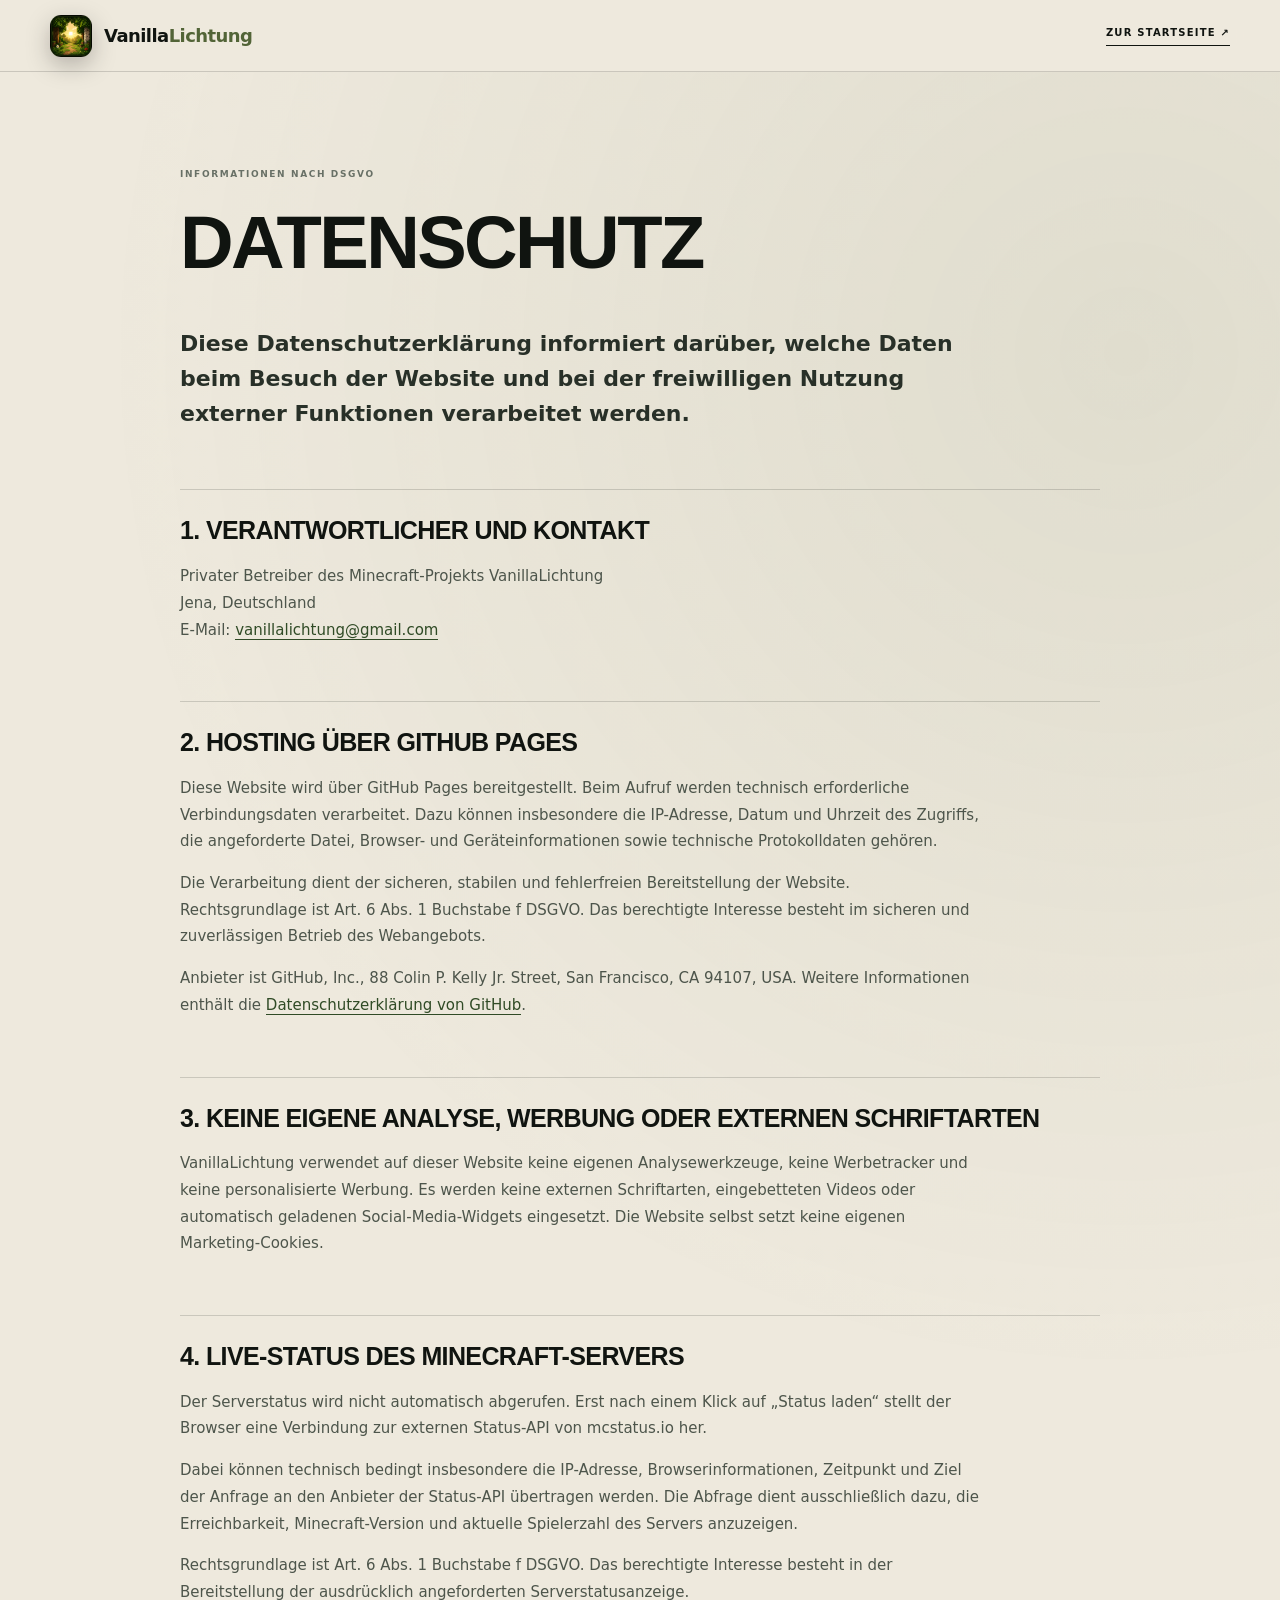
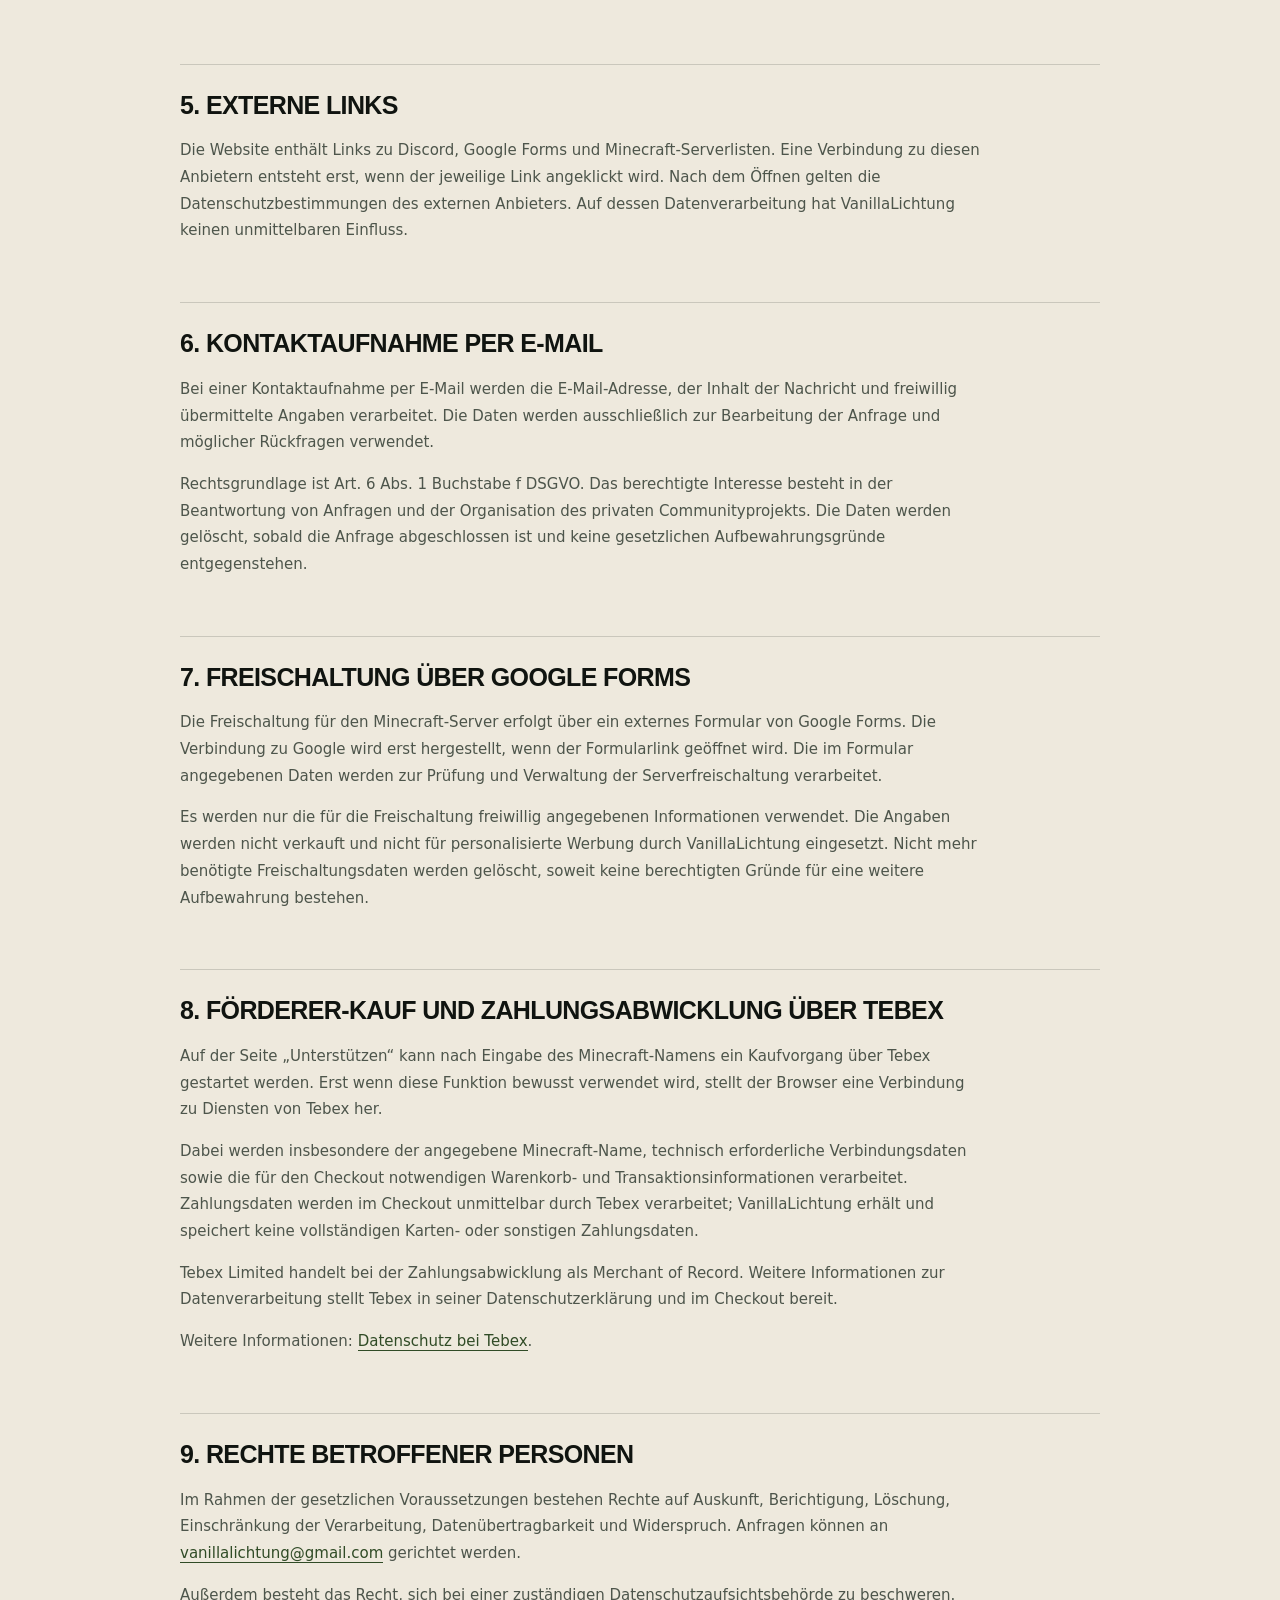
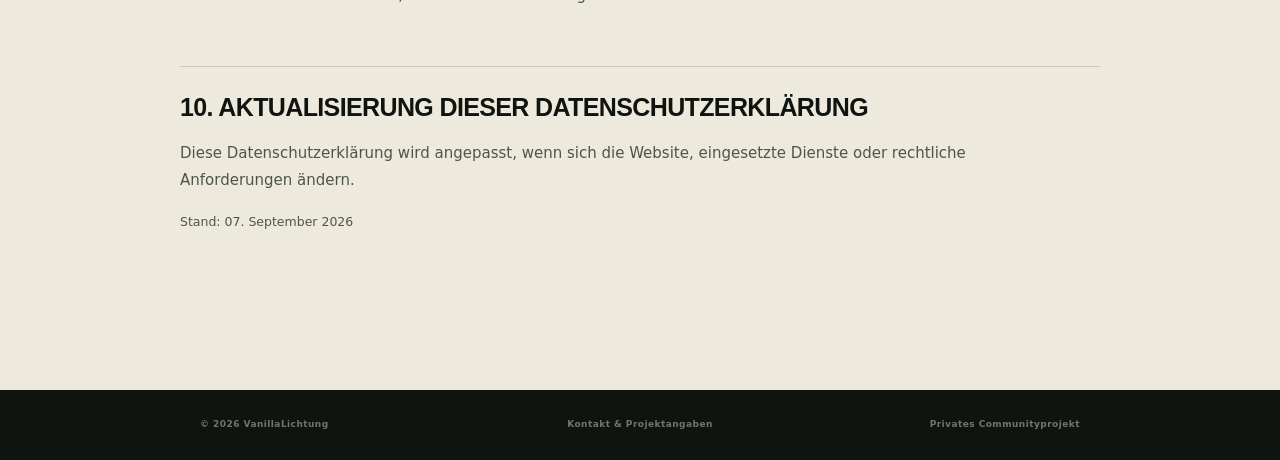
<file: datenschutz.html>
<!doctype html>
<html lang="de">
<head>
  <meta charset="utf-8">
  <meta name="viewport" content="width=device-width, initial-scale=1">
  <meta name="robots" content="noindex">
  <meta name="theme-color" content="#eee9dd">
  <meta name="description" content="Datenschutzerklärung der Website von VanillaLichtung.">
  <link rel="icon" href="assets/favicon-32.png" sizes="32x32" type="image/png">
  <link rel="icon" href="assets/favicon-16.png" sizes="16x16" type="image/png">
  <link rel="apple-touch-icon" href="assets/apple-touch-icon.png">
  <link rel="stylesheet" href="styles.css">
  <title>Datenschutz – VanillaLichtung</title>
</head>
<body class="legal-body">
  <header class="site-header legal-header">
    <div class="legal-nav">
      <a class="brand" href="index.html"><img src="assets/server-icon-64.png" width="42" height="42" alt=""><span class="brand-wordmark">Vanilla<span>Lichtung</span></span></a>
      <a class="legal-back" href="index.html">Zur Startseite ↗</a>
    </div>
  </header>

  <main class="legal-main">
    <article class="legal-card">
      <span class="legal-kicker">Informationen nach DSGVO</span>
      <h1>Datenschutz</h1>
      <p class="legal-lead">Diese Datenschutzerklärung informiert darüber, welche Daten beim Besuch der Website und bei der freiwilligen Nutzung externer Funktionen verarbeitet werden.</p>

      <h2>1. Verantwortlicher und Kontakt</h2>
      <p>Privater Betreiber des Minecraft-Projekts VanillaLichtung<br>Jena, Deutschland<br>E-Mail: <a href="mailto:vanillalichtung@gmail.com">vanillalichtung@gmail.com</a></p>

      <h2>2. Hosting über GitHub Pages</h2>
      <p>Diese Website wird über GitHub Pages bereitgestellt. Beim Aufruf werden technisch erforderliche Verbindungsdaten verarbeitet. Dazu können insbesondere die IP-Adresse, Datum und Uhrzeit des Zugriffs, die angeforderte Datei, Browser- und Geräteinformationen sowie technische Protokolldaten gehören.</p>
      <p>Die Verarbeitung dient der sicheren, stabilen und fehlerfreien Bereitstellung der Website. Rechtsgrundlage ist Art. 6 Abs. 1 Buchstabe f DSGVO. Das berechtigte Interesse besteht im sicheren und zuverlässigen Betrieb des Webangebots.</p>
      <p>Anbieter ist GitHub, Inc., 88 Colin P. Kelly Jr. Street, San Francisco, CA 94107, USA. Weitere Informationen enthält die <a href="https://docs.github.com/de/site-policy/privacy-policies/github-general-privacy-statement" target="_blank" rel="noopener noreferrer">Datenschutzerklärung von GitHub</a>.</p>

      <h2>3. Keine eigene Analyse, Werbung oder externen Schriftarten</h2>
      <p>VanillaLichtung verwendet auf dieser Website keine eigenen Analysewerkzeuge, keine Werbetracker und keine personalisierte Werbung. Es werden keine externen Schriftarten, eingebetteten Videos oder automatisch geladenen Social-Media-Widgets eingesetzt. Die Website selbst setzt keine eigenen Marketing-Cookies.</p>

      <h2>4. Live-Status des Minecraft-Servers</h2>
      <p>Der Serverstatus wird nicht automatisch abgerufen. Erst nach einem Klick auf „Status laden“ stellt der Browser eine Verbindung zur externen Status-API von mcstatus.io her.</p>
      <p>Dabei können technisch bedingt insbesondere die IP-Adresse, Browserinformationen, Zeitpunkt und Ziel der Anfrage an den Anbieter der Status-API übertragen werden. Die Abfrage dient ausschließlich dazu, die Erreichbarkeit, Minecraft-Version und aktuelle Spielerzahl des Servers anzuzeigen.</p>
      <p>Rechtsgrundlage ist Art. 6 Abs. 1 Buchstabe f DSGVO. Das berechtigte Interesse besteht in der Bereitstellung der ausdrücklich angeforderten Serverstatusanzeige.</p>

      <h2>5. Externe Links</h2>
      <p>Die Website enthält Links zu Discord, Google Forms und Minecraft-Serverlisten. Eine Verbindung zu diesen Anbietern entsteht erst, wenn der jeweilige Link angeklickt wird. Nach dem Öffnen gelten die Datenschutzbestimmungen des externen Anbieters. Auf dessen Datenverarbeitung hat VanillaLichtung keinen unmittelbaren Einfluss.</p>

      <h2>6. Kontaktaufnahme per E-Mail</h2>
      <p>Bei einer Kontaktaufnahme per E-Mail werden die E-Mail-Adresse, der Inhalt der Nachricht und freiwillig übermittelte Angaben verarbeitet. Die Daten werden ausschließlich zur Bearbeitung der Anfrage und möglicher Rückfragen verwendet.</p>
      <p>Rechtsgrundlage ist Art. 6 Abs. 1 Buchstabe f DSGVO. Das berechtigte Interesse besteht in der Beantwortung von Anfragen und der Organisation des privaten Communityprojekts. Die Daten werden gelöscht, sobald die Anfrage abgeschlossen ist und keine gesetzlichen Aufbewahrungsgründe entgegenstehen.</p>

      <h2>7. Freischaltung über Google Forms</h2>
      <p>Die Freischaltung für den Minecraft-Server erfolgt über ein externes Formular von Google Forms. Die Verbindung zu Google wird erst hergestellt, wenn der Formularlink geöffnet wird. Die im Formular angegebenen Daten werden zur Prüfung und Verwaltung der Serverfreischaltung verarbeitet.</p>
      <p>Es werden nur die für die Freischaltung freiwillig angegebenen Informationen verwendet. Die Angaben werden nicht verkauft und nicht für personalisierte Werbung durch VanillaLichtung eingesetzt. Nicht mehr benötigte Freischaltungsdaten werden gelöscht, soweit keine berechtigten Gründe für eine weitere Aufbewahrung bestehen.</p>

      <h2>8. Förderer-Kauf und Zahlungsabwicklung über Tebex</h2>
      <p>Auf der Seite „Unterstützen“ kann nach Eingabe des Minecraft-Namens ein Kaufvorgang über Tebex gestartet werden. Erst wenn diese Funktion bewusst verwendet wird, stellt der Browser eine Verbindung zu Diensten von Tebex her.</p>
      <p>Dabei werden insbesondere der angegebene Minecraft-Name, technisch erforderliche Verbindungsdaten sowie die für den Checkout notwendigen Warenkorb- und Transaktionsinformationen verarbeitet. Zahlungsdaten werden im Checkout unmittelbar durch Tebex verarbeitet; VanillaLichtung erhält und speichert keine vollständigen Karten- oder sonstigen Zahlungsdaten.</p>
      <p>Tebex Limited handelt bei der Zahlungsabwicklung als Merchant of Record. Weitere Informationen zur Datenverarbeitung stellt Tebex in seiner Datenschutzerklärung und im Checkout bereit.</p>
      <p>Weitere Informationen: <a href="https://checkout.tebex.io/privacy" target="_blank" rel="noopener noreferrer">Datenschutz bei Tebex</a>.</p>

      <h2>9. Rechte betroffener Personen</h2>
      <p>Im Rahmen der gesetzlichen Voraussetzungen bestehen Rechte auf Auskunft, Berichtigung, Löschung, Einschränkung der Verarbeitung, Datenübertragbarkeit und Widerspruch. Anfragen können an <a href="mailto:vanillalichtung@gmail.com">vanillalichtung@gmail.com</a> gerichtet werden.</p>
      <p>Außerdem besteht das Recht, sich bei einer zuständigen Datenschutzaufsichtsbehörde zu beschweren.</p>

      <h2>10. Aktualisierung dieser Datenschutzerklärung</h2>
      <p>Diese Datenschutzerklärung wird angepasst, wenn sich die Website, eingesetzte Dienste oder rechtliche Anforderungen ändern.</p>
      <p><small>Stand: 07. September 2026</small></p>
    </article>
  </main>

  <footer class="legal-footer">
    <div class="footer-bottom"><span>© 2026 VanillaLichtung</span><nav><a href="impressum.html">Kontakt &amp; Projektangaben</a></nav><span>Privates Communityprojekt</span></div>
  </footer>
</body>
</html>
</file>
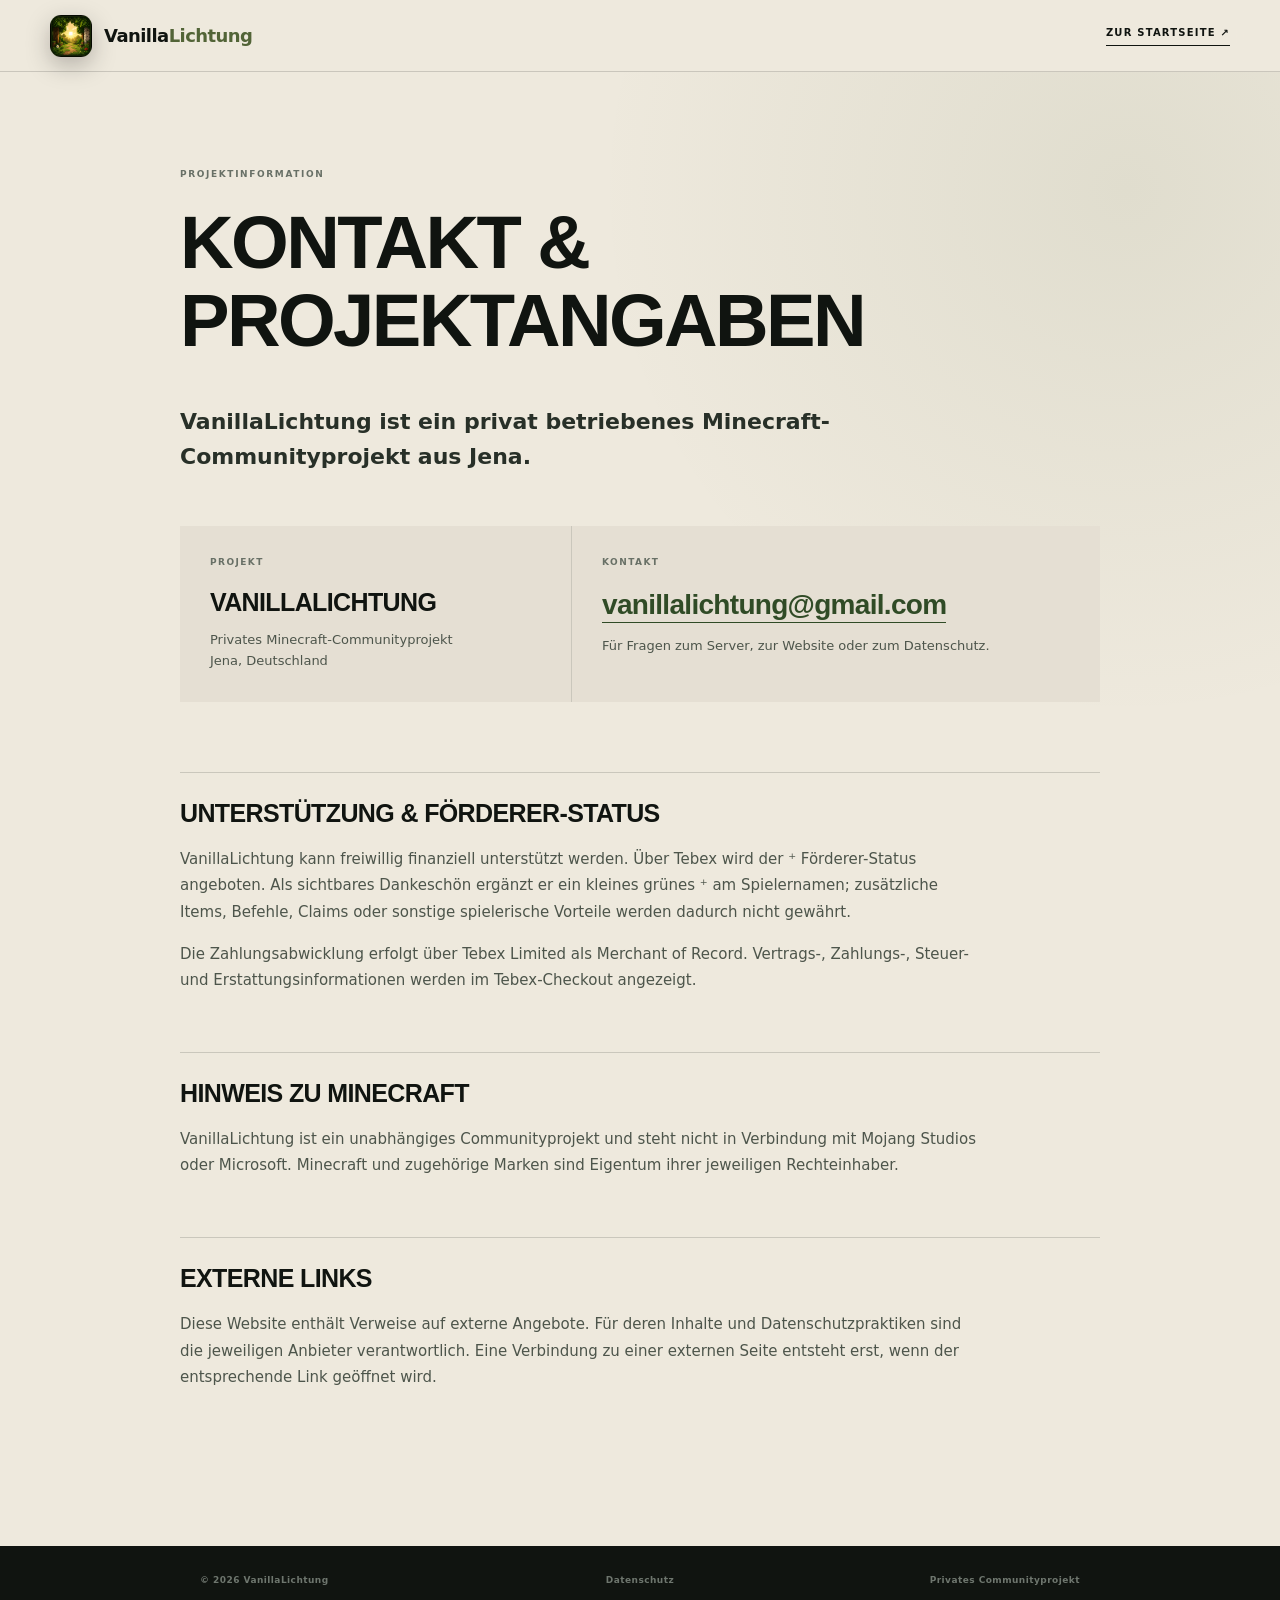
<file: impressum.html>
<!doctype html>
<html lang="de">
<head>
  <meta charset="utf-8">
  <meta name="viewport" content="width=device-width, initial-scale=1">
  <meta name="robots" content="noindex">
  <meta name="theme-color" content="#eee9dd">
  <meta name="description" content="Kontakt und Projektangaben zum privaten Minecraft-Projekt VanillaLichtung.">
  <link rel="icon" href="assets/favicon-32.png" sizes="32x32" type="image/png">
  <link rel="icon" href="assets/favicon-16.png" sizes="16x16" type="image/png">
  <link rel="apple-touch-icon" href="assets/apple-touch-icon.png">
  <link rel="stylesheet" href="styles.css">
  <title>Kontakt &amp; Projektangaben – VanillaLichtung</title>
</head>
<body class="legal-body">
  <header class="site-header legal-header">
    <div class="legal-nav">
      <a class="brand" href="index.html"><img src="assets/server-icon-64.png" width="42" height="42" alt=""><span class="brand-wordmark">Vanilla<span>Lichtung</span></span></a>
      <a class="legal-back" href="index.html">Zur Startseite ↗</a>
    </div>
  </header>

  <main class="legal-main">
    <article class="legal-card">
      <span class="legal-kicker">Projektinformation</span>
      <h1>Kontakt &amp;<br>Projektangaben</h1>
      <p class="legal-lead">VanillaLichtung ist ein privat betriebenes Minecraft-Communityprojekt aus Jena.</p>

      <div class="legal-summary" aria-label="Projekt- und Kontaktangaben">
        <section>
          <span>Projekt</span>
          <strong>VanillaLichtung</strong>
          <p>Privates Minecraft-Communityprojekt<br>Jena, Deutschland</p>
        </section>
        <section>
          <span>Kontakt</span>
          <a class="legal-contact-link" href="mailto:vanillalichtung@gmail.com">vanillalichtung@gmail.com</a>
          <p>Für Fragen zum Server, zur Website oder zum Datenschutz.</p>
        </section>
      </div>

      <h2>Unterstützung &amp; Förderer-Status</h2>
      <p>VanillaLichtung kann freiwillig finanziell unterstützt werden. Über Tebex wird der ⁺ Förderer-Status angeboten. Als sichtbares Dankeschön ergänzt er ein kleines grünes ⁺ am Spielernamen; zusätzliche Items, Befehle, Claims oder sonstige spielerische Vorteile werden dadurch nicht gewährt.</p>
      <p>Die Zahlungsabwicklung erfolgt über Tebex Limited als Merchant of Record. Vertrags-, Zahlungs-, Steuer- und Erstattungsinformationen werden im Tebex-Checkout angezeigt.</p>

      <h2>Hinweis zu Minecraft</h2>
      <p>VanillaLichtung ist ein unabhängiges Communityprojekt und steht nicht in Verbindung mit Mojang Studios oder Microsoft. Minecraft und zugehörige Marken sind Eigentum ihrer jeweiligen Rechteinhaber.</p>

      <h2>Externe Links</h2>
      <p>Diese Website enthält Verweise auf externe Angebote. Für deren Inhalte und Datenschutzpraktiken sind die jeweiligen Anbieter verantwortlich. Eine Verbindung zu einer externen Seite entsteht erst, wenn der entsprechende Link geöffnet wird.</p>

    </article>
  </main>

  <footer class="legal-footer">
    <div class="footer-bottom"><span>© 2026 VanillaLichtung</span><nav><a href="datenschutz.html">Datenschutz</a></nav><span>Privates Communityprojekt</span></div>
  </footer>
</body>
</html>
</file>
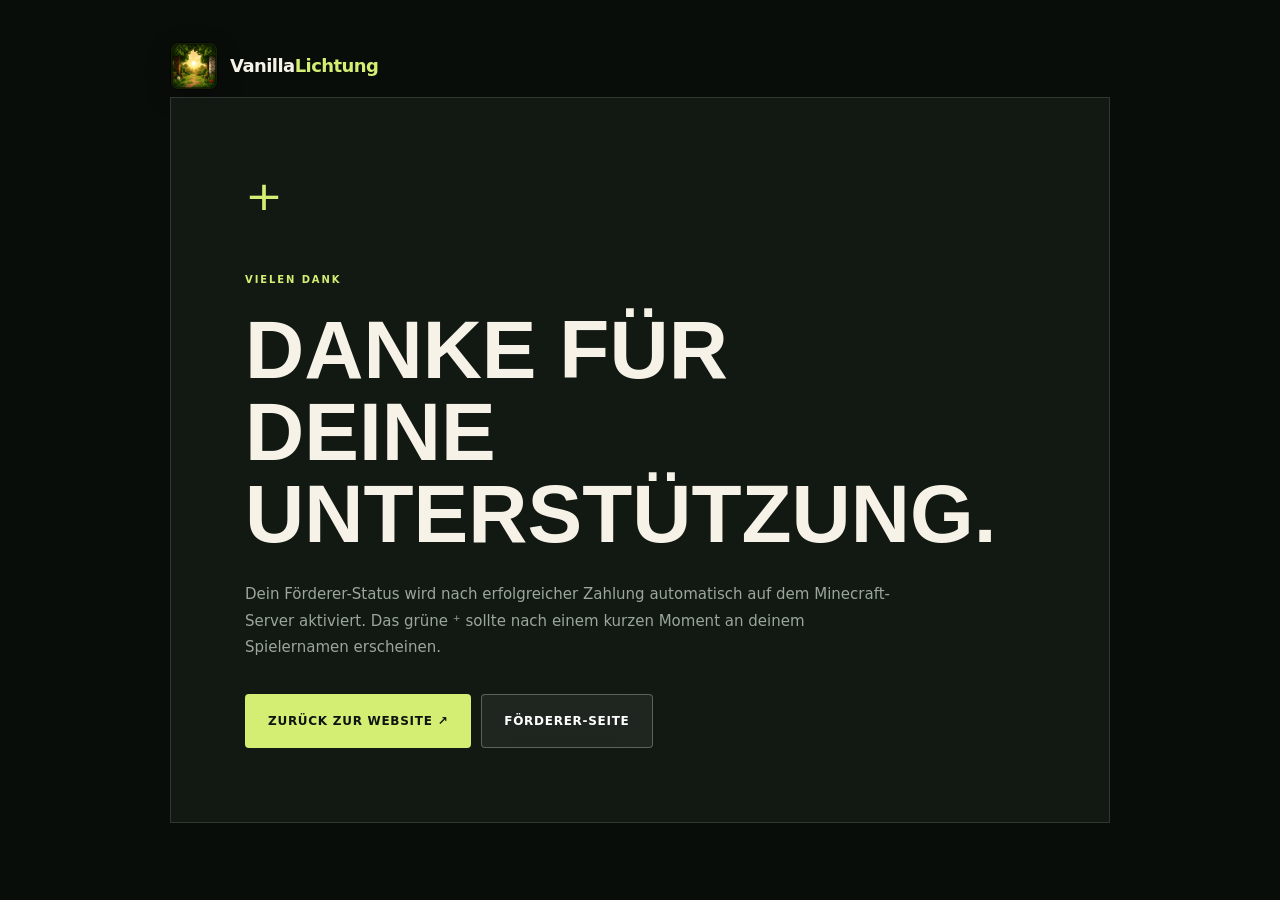
<file: unterstuetzen-danke.html>
<!doctype html>
<html lang="de">
<head>
  <meta charset="utf-8">
  <meta name="viewport" content="width=device-width, initial-scale=1">
  <meta name="robots" content="noindex">
  <meta name="theme-color" content="#0b0f0b">
  <link rel="icon" href="assets/favicon-32.png" sizes="32x32" type="image/png">
  <link rel="stylesheet" href="styles.css">
  <title>Danke – VanillaLichtung</title>
</head>
<body class="support-body">
  <main class="support-thanks">
    <a class="brand" href="index.html"><img src="assets/server-icon-64.png" width="48" height="48" alt=""><span class="brand-wordmark">Vanilla<span>Lichtung</span></span></a>
    <div class="support-thanks-card">
      <span class="support-thanks-star" aria-hidden="true">⁺</span>
      <span class="eyebrow light">Vielen Dank</span>
      <h1>Danke für deine Unterstützung.</h1>
      <p>Dein Förderer-Status wird nach erfolgreicher Zahlung automatisch auf dem Minecraft-Server aktiviert. Das grüne ⁺ sollte nach einem kurzen Moment an deinem Spielernamen erscheinen.</p>
      <div class="support-thanks-actions"><a class="button button-primary" href="index.html">Zurück zur Website ↗</a><a class="button button-ghost" href="unterstuetzen.html">Förderer-Seite</a></div>
    </div>
  </main>
</body>
</html>
</file>
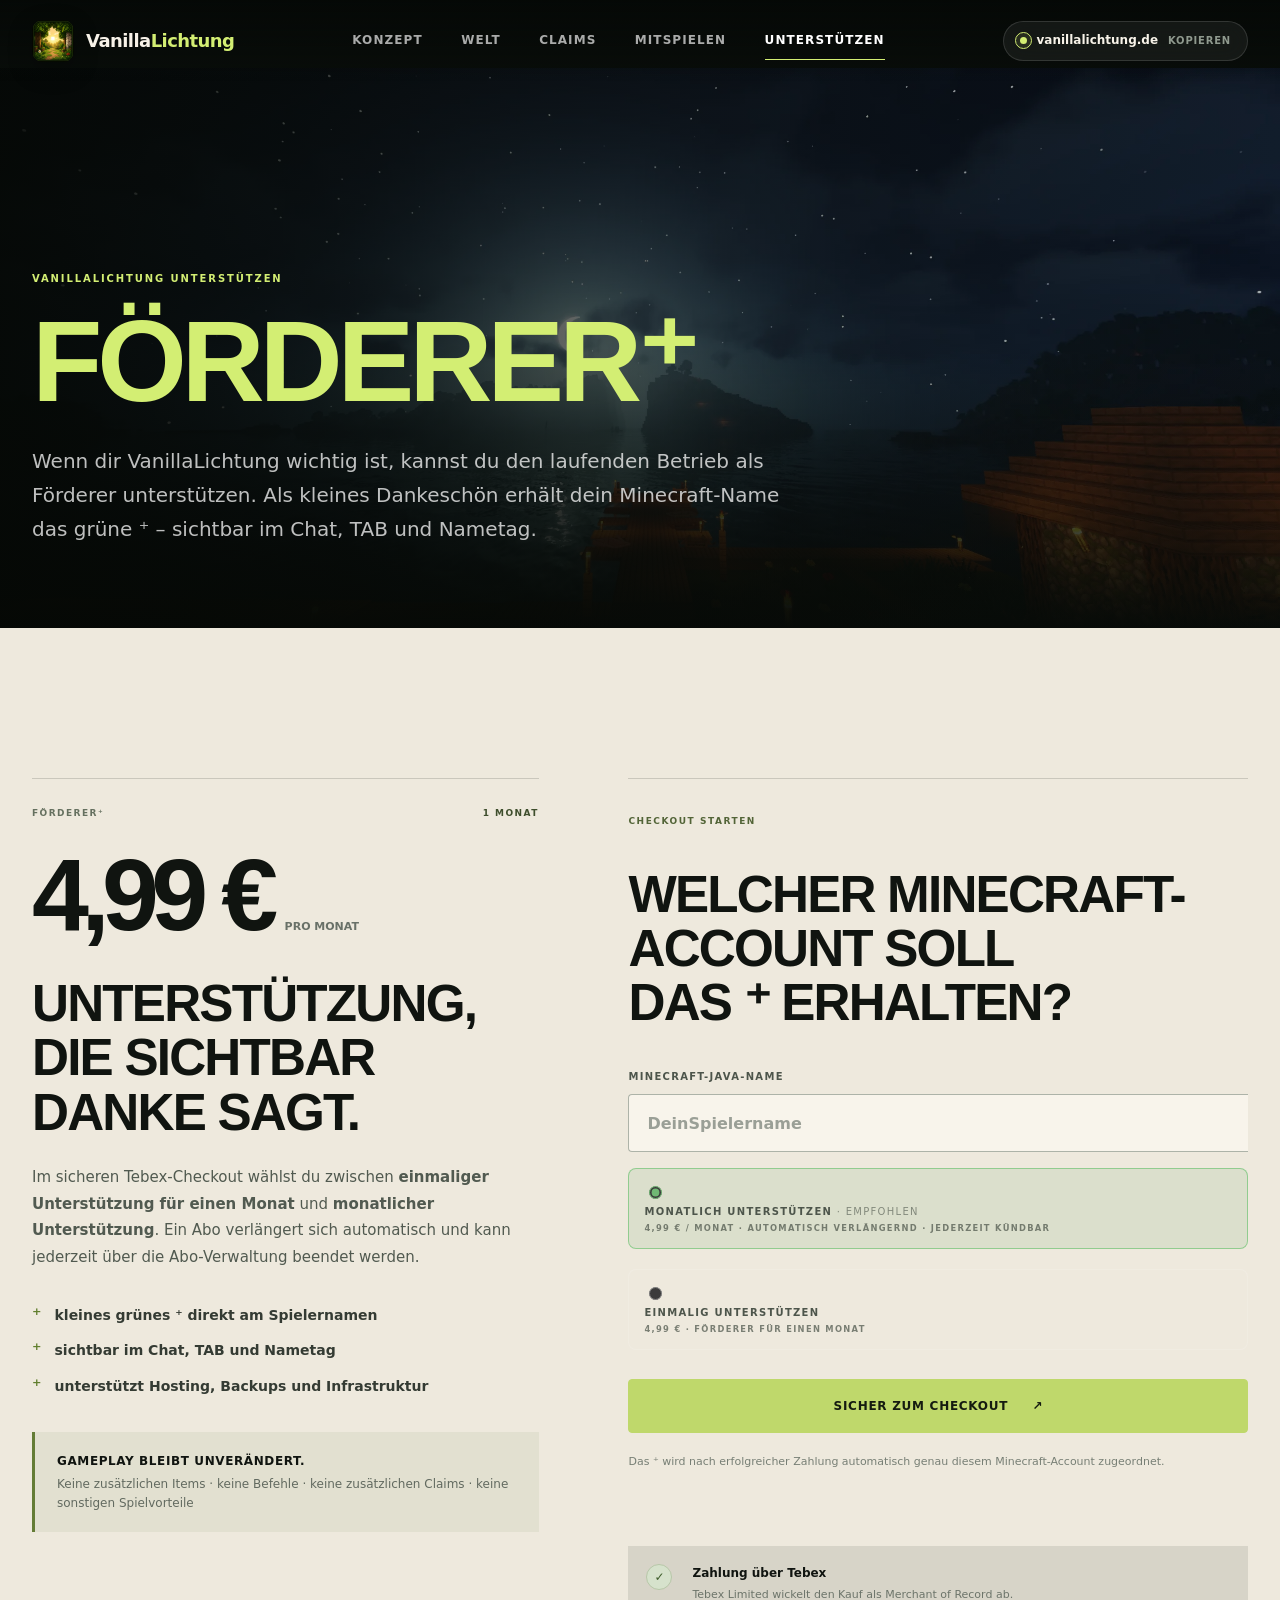
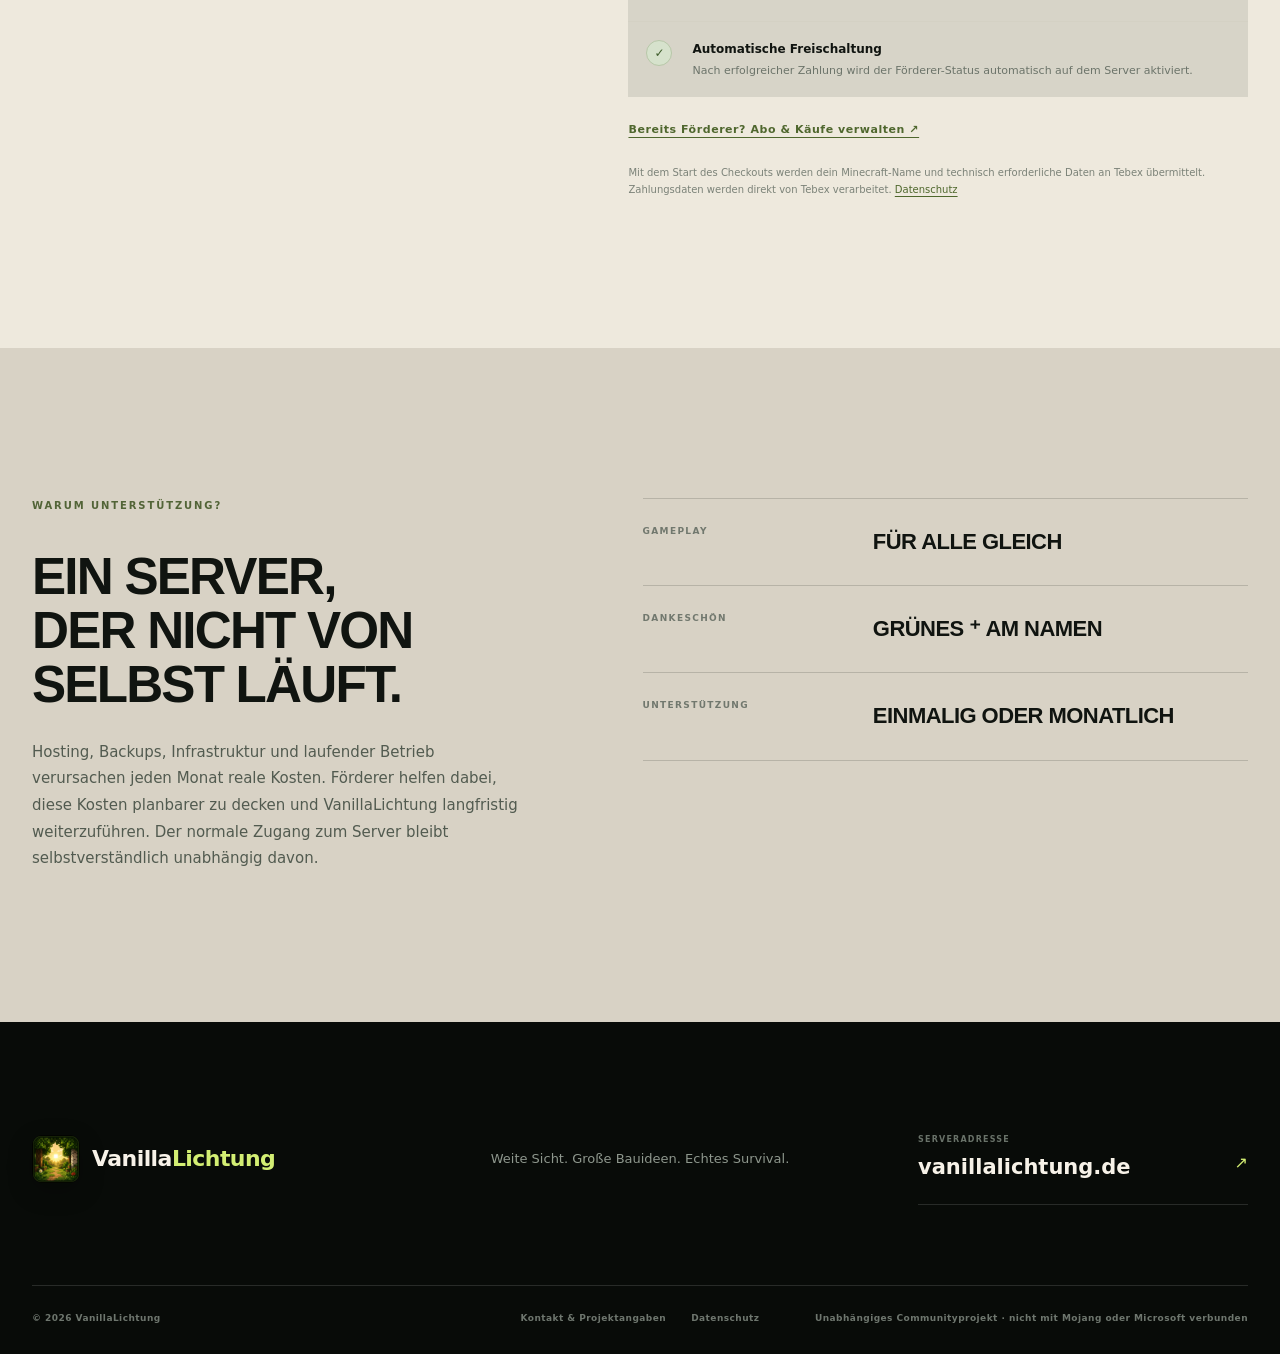
<file: unterstuetzen.html>
<!doctype html>
<html lang="de">
<head>
  <meta charset="utf-8">
  <meta name="viewport" content="width=device-width, initial-scale=1">
  <meta name="theme-color" content="#0b0f0b">
  <meta name="color-scheme" content="dark">
  <meta name="description" content="Unterstütze VanillaLichtung als Förderer⁺ – einmalig oder monatlich. Als Dank erhältst du ein grünes ⁺ am Spielernamen; Gameplay und Rechte bleiben unverändert.">
  <meta property="og:title" content="VanillaLichtung unterstützen – Förderer⁺">
  <meta property="og:description" content="Unterstütze Hosting und Infrastruktur von VanillaLichtung – einmalig oder monatlich. Als Dank erhältst du das grüne ⁺ am Spielernamen.">
  <meta property="og:type" content="website">
  <meta property="og:locale" content="de_DE">
  <meta property="og:url" content="https://www.vanillalichtung.de/unterstuetzen.html">
  <meta property="og:image" content="https://www.vanillalichtung.de/assets/social-preview.png">
  <link rel="canonical" href="https://www.vanillalichtung.de/unterstuetzen.html">
  <link rel="icon" href="assets/favicon-32.png" sizes="32x32" type="image/png">
  <link rel="icon" href="assets/favicon-16.png" sizes="16x16" type="image/png">
  <link rel="apple-touch-icon" href="assets/apple-touch-icon.png">
  <link rel="stylesheet" href="styles.css">
  <script>document.documentElement.classList.add('js');</script>
  <title>Unterstützen – VanillaLichtung</title>
</head>
<body class="support-body">
  <a class="skip-link" href="#main">Direkt zum Inhalt</a>

  <header class="site-header scrolled" id="top">
    <a class="brand" href="index.html" aria-label="VanillaLichtung – Startseite">
      <img src="assets/server-icon-64.png" width="42" height="42" alt="" aria-hidden="true">
      <span class="brand-wordmark">Vanilla<span>Lichtung</span></span>
    </a>
    <button class="nav-toggle" type="button" aria-expanded="false" aria-controls="main-nav" aria-label="Menü öffnen"><span></span><span></span></button>
    <nav class="main-nav" id="main-nav" aria-label="Hauptnavigation">
      <a href="index.html#idee">Konzept</a>
      <a href="index.html#welt">Welt</a>
      <a href="index.html#claims">Claims</a>
      <a href="index.html#start">Mitspielen</a>
      <a class="active" href="unterstuetzen.html">Unterstützen</a>
    </nav>
    <button class="header-address copy-address" type="button" data-copy="vanillalichtung.de" aria-label="Serveradresse vanillalichtung.de kopieren">
      <span class="status-pulse" aria-hidden="true"></span><span class="address-text">vanillalichtung.de</span><span class="copy-hint">Kopieren</span>
    </button>
  </header>

  <main id="main" class="support-main">
    <section class="support-hero" aria-labelledby="support-title">
      <div class="support-hero-media" aria-hidden="true"><img src="assets/scene-night.webp" width="2048" height="1085" alt=""></div>
      <div class="support-hero-overlay" aria-hidden="true"></div>
      <div class="support-hero-content">
        <span class="eyebrow light">VanillaLichtung unterstützen</span>
        <h1 id="support-title">Förderer⁺</h1>
        <p>Wenn dir VanillaLichtung wichtig ist, kannst du den laufenden Betrieb als Förderer unterstützen. Als kleines Dankeschön erhält dein Minecraft-Name das grüne ⁺ – sichtbar im Chat, TAB und Nametag.</p>
      </div>
    </section>

    <section class="support-purchase section" aria-labelledby="support-offer-title">
      <div class="support-offer reveal">
        <div class="support-offer-topline"><span>Förderer⁺</span><strong>1 Monat</strong></div>
        <div class="support-price"><strong>4,99 €</strong><span>pro Monat</span></div>
        <h2 id="support-offer-title">Unterstützung, die sichtbar Danke sagt.</h2>
        <p>Im sicheren Tebex-Checkout wählst du zwischen <strong>einmaliger Unterstützung für einen Monat</strong> und <strong>monatlicher Unterstützung</strong>. Ein Abo verlängert sich automatisch und kann jederzeit über die Abo-Verwaltung beendet werden.</p>
        <ul class="support-benefits" aria-label="Enthalten">
          <li><span>⁺</span> kleines grünes ⁺ direkt am Spielernamen</li>
          <li><span>⁺</span> sichtbar im Chat, TAB und Nametag</li>
          <li><span>⁺</span> unterstützt Hosting, Backups und Infrastruktur</li>
        </ul>
        <div class="support-no-perks"><strong>Gameplay bleibt unverändert.</strong><span>Keine zusätzlichen Items · keine Befehle · keine zusätzlichen Claims · keine sonstigen Spielvorteile</span></div>
      </div>

      <div class="support-checkout reveal">
        <span class="support-step-label">Checkout starten</span>
        <h2>Welcher Minecraft-Account soll das ⁺ erhalten?</h2>
        <form id="support-form" novalidate>
          <label for="minecraft-name">Minecraft-Java-Name</label>
          <div class="support-input-row">
            <input id="minecraft-name" name="minecraft-name" type="text" inputmode="text" autocomplete="off" minlength="3" maxlength="16" pattern="[A-Za-z0-9_]{3,16}" placeholder="DeinSpielername" required aria-describedby="support-name-help">
          </div>

          <div class="support-payment-choice" aria-label="Zahlungsart">
            <label class="support-payment-option support-payment-option-primary">
              <input type="radio" name="foerderer-payment" value="subscription" checked>
              <span><strong>Monatlich unterstützen</strong><small>4,99 € / Monat · automatisch verlängernd · jederzeit kündbar</small></span>
            </label>
            <label class="support-payment-option">
              <input type="radio" name="foerderer-payment" value="single">
              <span><strong>Einmalig unterstützen</strong><small>4,99 € · Förderer für einen Monat</small></span>
            </label>
          </div>

          <button class="button button-primary support-checkout-button" id="support-submit" type="submit"><span class="button-label">Sicher zum Checkout</span><span aria-hidden="true">↗</span></button>
          <small id="support-name-help">Das ⁺ wird nach erfolgreicher Zahlung automatisch genau diesem Minecraft-Account zugeordnet.</small>
        </form>
        <p class="support-status" id="support-status" role="status" aria-live="polite"></p>
        <div class="support-trust">
          <div><span aria-hidden="true">✓</span><p><strong>Zahlung über Tebex</strong><small>Tebex Limited wickelt den Kauf als Merchant of Record ab.</small></p></div>
          <div><span aria-hidden="true">✓</span><p><strong>Automatische Freischaltung</strong><small>Nach erfolgreicher Zahlung wird der Förderer-Status automatisch auf dem Server aktiviert.</small></p></div>
        </div>
        <a class="support-manage" href="https://checkout.tebex.io/payment-history" target="_blank" rel="noopener noreferrer">Bereits Förderer? Abo &amp; Käufe verwalten ↗</a>
        <p class="support-legal-note">Mit dem Start des Checkouts werden dein Minecraft-Name und technisch erforderliche Daten an Tebex übermittelt. Zahlungsdaten werden direkt von Tebex verarbeitet. <a href="datenschutz.html">Datenschutz</a></p>
      </div>
    </section>

    <section class="support-context section" aria-labelledby="support-context-title">
      <div class="support-context-copy reveal">
        <span class="eyebrow">Warum Unterstützung?</span>
        <h2 id="support-context-title">Ein Server, der nicht von selbst läuft.</h2>
        <p>Hosting, Backups, Infrastruktur und laufender Betrieb verursachen jeden Monat reale Kosten. Förderer helfen dabei, diese Kosten planbarer zu decken und VanillaLichtung langfristig weiterzuführen. Der normale Zugang zum Server bleibt selbstverständlich unabhängig davon.</p>
      </div>
      <div class="support-context-facts reveal">
        <div><span>Gameplay</span><strong>für alle gleich</strong></div>
        <div><span>Dankeschön</span><strong>grünes ⁺ am Namen</strong></div>
        <div><span>Unterstützung</span><strong>einmalig oder monatlich</strong></div>
      </div>
    </section>
  </main>

  <footer class="site-footer">
    <div class="footer-top">
      <a class="brand footer-brand" href="index.html"><img src="assets/server-icon-64.png" width="48" height="48" alt=""><span class="brand-wordmark">Vanilla<span>Lichtung</span></span></a>
      <p>Weite Sicht. Große Bauideen. Echtes Survival.</p>
      <button class="footer-address copy-address" type="button" data-copy="vanillalichtung.de"><span>Serveradresse</span><strong>vanillalichtung.de</strong><i aria-hidden="true">↗</i></button>
    </div>
    <div class="footer-bottom">
      <span>© <span id="current-year">2026</span> VanillaLichtung</span>
      <nav aria-label="Rechtliches"><a href="impressum.html">Kontakt &amp; Projektangaben</a><a href="datenschutz.html">Datenschutz</a></nav>
      <span>Unabhängiges Communityprojekt · nicht mit Mojang oder Microsoft verbunden</span>
    </div>
  </footer>

  <div class="toast" id="copy-toast" role="status" aria-live="polite">Serveradresse kopiert</div>
  <script src="tebex-config.js"></script>
  <script src="script.js" defer></script>
  <script src="support-minecraft-v12.js?build=20260907-v12" defer></script>
</body>
</html>
</file>
<file: styles.css>
:root {
  --ink: #101410;
  --ink-soft: #283028;
  --night: #090d0a;
  --forest: #101a12;
  --forest-2: #18241a;
  --paper: #eee9dd;
  --paper-2: #ded8cb;
  --cream: #f7f2e8;
  --muted: #8f998e;
  --line-dark: rgba(255, 255, 255, .13);
  --line-light: rgba(16, 20, 16, .16);
  --lime: #d3ee73;
  --amber: #ffb24b;
  --coral: #ff6b4a;
  --radius: 20px;
  --page: min(1380px, calc(100% - 64px));
  --display: "Arial Narrow", "Aptos Display", "Segoe UI", sans-serif;
  --headline: "Arial Black", "Segoe UI Black", "Arial", sans-serif;
  --body: Inter, ui-sans-serif, system-ui, -apple-system, BlinkMacSystemFont, "Segoe UI", sans-serif;
}

* { box-sizing: border-box; }
html { overflow-x: hidden; scroll-behavior: smooth; background: var(--night); }
body { margin: 0; overflow-x: hidden; background: var(--night); color: var(--cream); font-family: var(--body); line-height: 1.55; -webkit-font-smoothing: antialiased; }
body.lightbox-open, body.nav-open { overflow: hidden; }
a { color: inherit; text-decoration: none; }
button, input, textarea, select { font: inherit; }
button { color: inherit; }
img { display: block; max-width: 100%; }
code { padding: .08em .3em; border-radius: 5px; background: rgba(127, 127, 127, .12); font-family: ui-monospace, SFMono-Regular, Menlo, Consolas, monospace; font-size: .86em; }
h1, h2, h3 { overflow-wrap: normal; text-wrap: balance; }
main section[id] { scroll-margin-top: 68px; }
::selection { background: var(--lime); color: var(--ink); }

.skip-link { position: fixed; z-index: 1000; top: 12px; left: 12px; padding: 11px 15px; border-radius: 9px; background: var(--lime); color: var(--ink); font-size: 14px; font-weight: 800; transform: translateY(-160%); transition: transform .2s; }
.skip-link:focus { transform: none; }

.site-header { position: fixed; z-index: 100; inset: 0 0 auto; display: grid; grid-template-columns: auto 1fr auto; align-items: center; min-height: 82px; padding: 0 32px; border-bottom: 1px solid transparent; transition: background .3s, border-color .3s, min-height .3s; }
.site-header::before { position: absolute; z-index: -1; inset: 0; content: ""; background: linear-gradient(180deg, rgba(4, 7, 5, .72), transparent); pointer-events: none; }
.site-header.scrolled { min-height: 68px; border-color: var(--line-dark); background: rgba(9, 13, 10, .86); backdrop-filter: blur(20px) saturate(130%); }
.site-header.scrolled::before { opacity: 0; }
.brand { display: inline-flex; align-items: center; gap: 12px; font-weight: 800; letter-spacing: -.035em; }
.brand img { border-radius: 11px; box-shadow: 0 8px 25px rgba(0, 0, 0, .25); }
.brand-wordmark { font-size: 18px; }
.brand-wordmark span { color: var(--lime); }
.main-nav { display: flex; align-items: center; justify-content: center; gap: clamp(20px, 3vw, 44px); font-size: 12px; font-weight: 780; letter-spacing: .09em; text-transform: uppercase; }
.main-nav a { position: relative; color: rgba(255, 255, 255, .66); transition: color .2s; }
.main-nav a::after { position: absolute; right: 0; bottom: -10px; left: 0; height: 1px; content: ""; background: var(--lime); transform: scaleX(0); transform-origin: right; transition: transform .25s; }
.main-nav a:hover, .main-nav a.active { color: #fff; }
.main-nav a:hover::after, .main-nav a.active::after { transform: scaleX(1); transform-origin: left; }
.header-address { display: flex; align-items: center; gap: 10px; min-height: 40px; padding: 0 16px; border: 1px solid var(--line-dark); border-radius: 999px; background: rgba(255, 255, 255, .06); cursor: pointer; backdrop-filter: blur(12px); transition: border-color .2s, background .2s; }
.header-address:hover { border-color: rgba(211, 238, 115, .58); background: rgba(211, 238, 115, .08); }
.status-pulse { position: relative; width: 7px; height: 7px; border-radius: 50%; background: var(--lime); box-shadow: 0 0 0 4px rgba(211, 238, 115, .1); }
.status-pulse::after { position: absolute; inset: -5px; border: 1px solid var(--lime); border-radius: 50%; content: ""; animation: ping 2s ease-out infinite; }
.address-text { font-size: 12px; font-weight: 800; }
.copy-hint { color: var(--muted); font-size: 10px; font-weight: 750; letter-spacing: .08em; text-transform: uppercase; }
.nav-toggle { display: none; }

.hero { position: relative; min-height: max(720px, 100svh); overflow: hidden; background: #11130f; }
.hero-media, .hero-vignette, .hero-grid { position: absolute; inset: 0; }
.hero-media img { width: 100%; height: 100%; object-fit: cover; object-position: center 55%; animation: hero-drift 18s ease-out both; }
.hero-vignette { background: linear-gradient(90deg, rgba(5, 8, 5, .93) 0%, rgba(5, 8, 5, .68) 42%, rgba(5, 8, 5, .12) 74%), linear-gradient(0deg, rgba(5, 8, 5, .9) 0%, transparent 46%), linear-gradient(180deg, rgba(5, 8, 5, .52), transparent 25%); }
.hero-grid { opacity: .18; background-image: linear-gradient(rgba(255, 255, 255, .13) 1px, transparent 1px), linear-gradient(90deg, rgba(255, 255, 255, .13) 1px, transparent 1px); background-position: center; background-size: 12.5vw 100%, 12.5vw 100%; mask-image: linear-gradient(90deg, #000, transparent 75%); }
.hero-content { position: absolute; z-index: 3; top: 50%; left: max(32px, calc((100vw - 1380px) / 2)); width: min(790px, calc(100% - 64px)); transform: translateY(-42%); }
.hero-kicker { display: flex; align-items: center; gap: 11px; margin: 0 0 26px; color: rgba(255, 255, 255, .67); font-size: 11px; font-weight: 800; letter-spacing: .18em; text-transform: uppercase; }
.hero-kicker span { width: 28px; height: 1px; background: var(--lime); }
.hero h1 { margin: 0; font-family: var(--headline); font-size: clamp(58px, 7.2vw, 116px); font-weight: 900; letter-spacing: -.035em; line-height: .97; text-transform: uppercase; }
.hero h1 em, .manifest h2 em, .survival h2 em, .community-copy h2 em { color: var(--lime); font-style: normal; font-weight: inherit; }
.hero-lead { max-width: 630px; margin: 30px 0 0; color: rgba(255, 255, 255, .73); font-size: clamp(16px, 1.5vw, 20px); line-height: 1.62; }
.hero-actions { display: flex; flex-wrap: wrap; gap: 10px; margin-top: 34px; }
.button { display: inline-flex; align-items: center; justify-content: space-between; gap: 24px; min-height: 54px; padding: 0 22px; border: 1px solid transparent; border-radius: 4px; font-size: 12px; font-weight: 850; letter-spacing: .06em; text-transform: uppercase; cursor: pointer; transition: transform .2s, background .2s, color .2s, border-color .2s; }
.button:hover { transform: translateY(-2px); }
.button-primary { background: var(--lime); color: var(--ink); }
.button-primary:hover { background: #e4fa92; }
.button-ghost { border-color: rgba(255, 255, 255, .27); background: rgba(255, 255, 255, .06); color: #fff; backdrop-filter: blur(14px); }
.button-ghost:hover { border-color: rgba(255, 255, 255, .5); background: rgba(255, 255, 255, .12); }
.hero-specs { position: absolute; z-index: 4; right: max(32px, calc((100vw - 1380px) / 2)); bottom: 46px; display: grid; grid-template-columns: 1.25fr 1fr 1fr; width: min(470px, calc(100% - 64px)); border: 1px solid var(--line-dark); background: rgba(10, 14, 10, .62); backdrop-filter: blur(18px); }
.hero-spec { min-height: 116px; padding: 18px 20px; border-left: 1px solid var(--line-dark); }
.hero-spec:first-child { border-left: 0; }
.hero-spec span { display: block; margin-bottom: 8px; color: rgba(255, 255, 255, .47); font-size: 9px; font-weight: 800; letter-spacing: .14em; text-transform: uppercase; }
.hero-spec strong { display: inline-block; font-family: var(--display); font-size: 36px; font-weight: 840; letter-spacing: -.06em; line-height: 1; }
.hero-spec small { display: block; margin-top: 7px; color: var(--muted); font-size: 10px; font-weight: 700; text-transform: uppercase; }
.hero-spec-primary strong { color: var(--lime); font-size: 46px; }
.hero-scroll { position: absolute; z-index: 3; bottom: 42px; left: 32px; display: flex; flex-direction: column; align-items: center; gap: 11px; color: rgba(255, 255, 255, .5); font-size: 9px; font-weight: 800; letter-spacing: .13em; text-transform: uppercase; writing-mode: vertical-rl; }
.hero-scroll i { display: block; width: 1px; height: 48px; overflow: hidden; background: rgba(255, 255, 255, .24); }
.hero-scroll i::after { display: block; width: 1px; height: 18px; content: ""; background: var(--lime); animation: scroll-line 2s infinite; }

.signal-strip { overflow: hidden; border-block: 1px solid rgba(211, 238, 115, .24); background: #111912; }
.signal-track { display: flex; align-items: center; width: max-content; height: 54px; animation: ticker 32s linear infinite; }
.signal-track span { padding: 0 26px; color: rgba(255, 255, 255, .66); font-size: 10px; font-weight: 800; letter-spacing: .15em; text-transform: uppercase; }
.signal-track i { width: 5px; height: 5px; border-radius: 50%; background: var(--lime); }

.section { position: relative; padding: 150px max(32px, calc((100vw - 1380px) / 2)); }
.section-index { position: absolute; top: 56px; left: max(32px, calc((100vw - 1380px) / 2)); color: rgba(16, 20, 16, .45); font-size: 9px; font-weight: 850; letter-spacing: .17em; }
.section-index.light { color: rgba(255, 255, 255, .36); }
.eyebrow { display: block; margin-bottom: 22px; color: #526437; font-size: 10px; font-weight: 850; letter-spacing: .19em; text-transform: uppercase; }
.eyebrow.light { color: var(--lime); }
.manifest { display: grid; grid-template-columns: minmax(0, 1.08fr) minmax(360px, .72fr); gap: clamp(60px, 9vw, 150px); align-items: start; background: var(--paper); color: var(--ink); }
.manifest h2, .world-header h2, .claims h2, .survival h2, .start-header h2, .facts-heading h2, .community-copy h2, .faq-heading h2, .legal-card h1 { margin: 0; font-family: var(--headline); font-size: clamp(52px, 5.8vw, 90px); font-weight: 900; letter-spacing: -.035em; line-height: 1.05; text-transform: uppercase; }
.manifest-copy { padding-top: 64px; }
.manifest-copy p { max-width: 650px; color: #485047; font-size: 16px; line-height: 1.8; }
.manifest-copy .lead-copy { margin-top: 0; color: var(--ink); font-size: clamp(20px, 2vw, 28px); font-weight: 570; line-height: 1.45; }
.manifest-note { display: grid; gap: 10px; margin-top: 54px; padding: 28px 0; border-block: 1px solid var(--line-light); }
.manifest-note span { color: #687066; font-size: 9px; font-weight: 850; letter-spacing: .16em; text-transform: uppercase; }
.manifest-note strong { max-width: 580px; font-family: var(--display); font-size: 22px; letter-spacing: -.03em; line-height: 1.3; text-transform: uppercase; }

.world-section { overflow: hidden; background: #101711; }
.world-section::before { position: absolute; top: 0; left: 12%; width: 1px; height: 100%; content: ""; background: rgba(255, 255, 255, .035); box-shadow: 12.5vw 0 rgba(255, 255, 255, .035), 25vw 0 rgba(255, 255, 255, .035), 37.5vw 0 rgba(255, 255, 255, .035), 50vw 0 rgba(255, 255, 255, .035), 62.5vw 0 rgba(255, 255, 255, .035), 75vw 0 rgba(255, 255, 255, .035); pointer-events: none; }
.world-header { position: relative; z-index: 1; display: grid; grid-template-columns: 1.2fr .8fr; gap: clamp(50px, 8vw, 130px); align-items: end; margin-bottom: 72px; }
.world-header h2 { color: #fff; }
.world-header > p { max-width: 570px; margin: 0 0 4px; color: #a3ada2; font-size: 17px; line-height: 1.75; }
.world-bento { position: relative; z-index: 1; display: grid; grid-template-columns: 1.25fr .75fr; grid-template-rows: auto auto; gap: 14px; }
.world-card { position: relative; min-height: 320px; margin: 0; overflow: hidden; border: 1px solid var(--line-dark); background: #172019; }
.world-card img { width: 100%; height: 100%; object-fit: cover; transition: transform .8s cubic-bezier(.2, .6, .2, 1); }
.world-card:hover img { transform: scale(1.025); }
.world-card-main { min-height: 620px; grid-row: span 2; }
.world-card-main::after, .world-card-coast::after { position: absolute; inset: 0; content: ""; background: linear-gradient(0deg, rgba(4, 7, 5, .78), transparent 55%); pointer-events: none; }
.world-card figcaption { position: absolute; z-index: 2; right: 32px; bottom: 28px; left: 32px; }
.world-card figcaption span { display: block; color: rgba(255, 255, 255, .6); font-size: 9px; font-weight: 850; letter-spacing: .14em; text-transform: uppercase; }
.world-card-main figcaption { display: grid; grid-template-columns: auto 1fr; align-items: end; column-gap: 14px; }
.world-card-main figcaption strong { color: var(--lime); font-family: var(--display); font-size: 92px; letter-spacing: -.055em; line-height: .88; }
.world-card-main figcaption small { margin-bottom: 4px; color: #fff; font-size: 12px; font-weight: 800; letter-spacing: .08em; text-transform: uppercase; }
.world-card-stat { display: flex; flex-direction: column; justify-content: flex-end; padding: 34px; background: var(--lime); color: var(--ink); }
.card-label { position: absolute; top: 30px; left: 34px; font-size: 9px; font-weight: 850; letter-spacing: .16em; text-transform: uppercase; }
.world-card-stat > strong { font-family: var(--display); font-size: clamp(74px, 8vw, 118px); letter-spacing: -.085em; line-height: .8; }
.world-card-stat p { max-width: 420px; margin: 26px 0 0; font-size: 14px; font-weight: 600; line-height: 1.6; }
.world-card-coast { min-height: 390px; }
.world-card-coast figcaption strong { display: block; margin-top: 7px; font-family: var(--display); font-size: 27px; letter-spacing: -.04em; text-transform: uppercase; }
.world-card-longterm { display: flex; flex-direction: column; justify-content: flex-end; min-height: 390px; padding: 34px; background: #19241b; }
.world-card-longterm h3 { max-width: 460px; margin: 0; font-family: var(--display); font-size: clamp(30px, 3.2vw, 52px); letter-spacing: -.04em; line-height: 1.02; text-transform: uppercase; }
.world-card-longterm p { max-width: 440px; margin: 20px 0 0; color: #9da69c; font-size: 14px; line-height: 1.7; }
.orbit-mark { position: absolute; top: 28px; right: 28px; width: 80px; height: 80px; border: 1px solid rgba(211, 238, 115, .25); border-radius: 50%; }
.orbit-mark::before, .orbit-mark::after { position: absolute; content: ""; border: 1px solid rgba(211, 238, 115, .25); border-radius: 50%; }
.orbit-mark::before { inset: 11px; }
.orbit-mark::after { inset: 24px; background: var(--lime); }
.orbit-mark i { position: absolute; top: -3px; left: 50%; width: 7px; height: 7px; border-radius: 50%; background: var(--lime); transform-origin: 0 43px; animation: orbit 7s linear infinite; }
.image-open { position: absolute; z-index: 3; top: 24px; right: 24px; display: grid; width: 44px; height: 44px; place-items: center; border: 1px solid rgba(255, 255, 255, .28); border-radius: 50%; background: rgba(6, 9, 7, .3); color: #fff; font-size: 18px; cursor: pointer; backdrop-filter: blur(10px); transition: background .2s, color .2s; }
.image-open:hover { background: var(--lime); color: var(--ink); }

.claims { background: var(--paper); color: var(--ink); }
.claims-intro { display: grid; grid-template-columns: 1.1fr .9fr; column-gap: clamp(50px, 8vw, 130px); align-items: end; }
.claims-intro .eyebrow { grid-column: 1 / -1; }
.claims-intro > p { max-width: 570px; margin: 0 0 5px; color: #50584e; font-size: 16px; line-height: 1.75; }
.claims-numbers { display: grid; grid-template-columns: 1fr 1fr; gap: 1px; margin-top: 92px; background: var(--line-light); }
.claim-number { min-height: 440px; padding: 52px; background: var(--paper); }
.claim-number-accent { background: var(--ink); color: var(--cream); }
.number-line { display: flex; align-items: flex-end; gap: 18px; }
.number-line strong { font-family: var(--display); font-size: clamp(110px, 15vw, 220px); font-weight: 850; letter-spacing: -.075em; line-height: .78; }
.claim-number-accent .number-line strong { color: var(--lime); }
.number-line span { margin-bottom: 4px; font-size: 10px; font-weight: 850; letter-spacing: .14em; text-transform: uppercase; writing-mode: vertical-rl; }
.claim-number h3 { margin: 44px 0 0; font-family: var(--display); font-size: clamp(27px, 3vw, 42px); letter-spacing: -.035em; line-height: 1.08; text-transform: uppercase; }
.claim-number p { max-width: 500px; margin: 18px 0 0; color: #5a6258; font-size: 14px; line-height: 1.7; }
.claim-number-accent p { color: #9da69c; }

.survival { display: grid; grid-template-columns: .8fr 1.2fr; gap: clamp(60px, 10vw, 160px); align-items: center; background: #5c3328; }
.survival::after { position: absolute; inset: 0; content: ""; opacity: .1; background-image: linear-gradient(135deg, transparent 45%, #fff 45%, #fff 46%, transparent 46%); background-size: 13px 13px; pointer-events: none; }
.survival-copy, .survival-matrix { position: relative; z-index: 1; }
.survival h2 { color: #fff; }
.survival-copy > p { max-width: 520px; margin: 28px 0 0; color: rgba(255, 255, 255, .66); font-size: 16px; line-height: 1.75; }
.survival-matrix { border-top: 1px solid rgba(255, 255, 255, .32); }
.matrix-head, .survival-matrix > div { display: grid; grid-template-columns: .8fr 1.2fr; gap: 30px; padding: 22px 0; border-bottom: 1px solid rgba(255, 255, 255, .18); }
.matrix-head { padding: 0 0 14px; border-bottom-color: rgba(255, 255, 255, .32); color: rgba(255, 255, 255, .45); font-size: 9px; font-weight: 850; letter-spacing: .16em; text-transform: uppercase; }
.survival-matrix > div span { color: rgba(255, 255, 255, .56); font-size: 13px; }
.survival-matrix > div strong { font-family: var(--display); font-size: 20px; letter-spacing: -.02em; text-transform: uppercase; }

.end-event[hidden] { display: none; }
.end-event { position: relative; min-height: 720px; overflow: hidden; }
.end-media, .end-overlay { position: absolute; inset: 0; }
.end-media img { width: 100%; height: 100%; object-fit: cover; object-position: center; }
.end-overlay { background: radial-gradient(circle at 46% 48%, transparent 0, rgba(5, 7, 7, .12) 23%, rgba(5, 7, 7, .82) 80%), linear-gradient(90deg, rgba(5, 7, 7, .88), rgba(5, 7, 7, .12) 58%, rgba(5, 7, 7, .58)); }
.end-content { position: relative; z-index: 2; display: grid; grid-template-columns: minmax(260px, .58fr) minmax(0, 1.42fr); gap: clamp(55px, 9vw, 140px); align-content: center; width: var(--page); min-height: 720px; margin-inline: auto; padding-block: 100px 130px; }
.end-date { align-self: center; }
.end-date span { display: block; margin-bottom: 10px; color: var(--lime); font-size: 10px; font-weight: 850; letter-spacing: .18em; text-transform: uppercase; }
.end-date strong { display: flex; align-items: baseline; gap: .12em; font-family: var(--display); font-size: clamp(66px, 7.4vw, 112px); font-weight: 850; letter-spacing: -.06em; line-height: .95; }
.end-date strong b { font-weight: inherit; }
.end-date strong i { color: rgba(255, 255, 255, .32); font-size: .6em; font-style: normal; }
.end-date small { display: block; margin-top: 18px; color: rgba(255, 255, 255, .66); font-size: 10px; font-weight: 800; letter-spacing: .13em; text-transform: uppercase; }
.end-copy { width: min(100%, 760px); }
.end-eyebrow { color: #9ac3e4; }
.end-copy h2 { margin: 0; font-family: var(--headline); font-size: clamp(68px, 8.2vw, 122px); font-weight: 900; letter-spacing: -.035em; line-height: .96; text-transform: uppercase; }
.end-copy h2 span { display: block; }
.end-copy h2 span + span { margin-top: .1em; }
.end-title-accent { color: #9ac3e4; }
.end-copy p { max-width: 590px; margin: 30px 0 0; color: rgba(255, 255, 255, .72); font-size: 16px; line-height: 1.72; }
.end-copy .button { margin-top: 28px; }
.countdown { position: absolute; right: 0; bottom: 34px; display: grid; grid-template-columns: repeat(4, 88px); border: 1px solid var(--line-dark); background: rgba(6, 10, 11, .56); backdrop-filter: blur(18px); }
.countdown > div { padding: 15px 18px; border-left: 1px solid var(--line-dark); }
.countdown > div:first-child { border-left: 0; }
.countdown strong { display: block; font-family: var(--display); font-size: 28px; letter-spacing: -.05em; line-height: 1; }
.countdown span { display: block; margin-top: 6px; color: rgba(255, 255, 255, .45); font-size: 8px; font-weight: 850; letter-spacing: .15em; text-transform: uppercase; }
.countdown[hidden] { display: none; }
.event-open-note { position: absolute; right: 0; bottom: 34px; display: flex; align-items: center; gap: 13px; padding: 17px 20px; border: 1px solid rgba(211, 238, 115, .28); background: rgba(6, 10, 11, .62); backdrop-filter: blur(18px); }
.event-open-note[hidden] { display: none; }
.event-open-note > span { width: 8px; height: 8px; border-radius: 50%; background: var(--lime); box-shadow: 0 0 0 5px rgba(211, 238, 115, .1); }
.event-open-note strong { font-size: 9px; letter-spacing: .12em; text-transform: uppercase; }
.end-event.is-open .end-title-accent { color: var(--lime); }

.start { background: var(--paper); color: var(--ink); }
.start-header { display: grid; grid-template-columns: 1.15fr .85fr; column-gap: clamp(50px, 8vw, 130px); align-items: end; }
.start-header .eyebrow { grid-column: 1 / -1; }
.start-header > p { max-width: 560px; margin: 0 0 3px; color: #50584e; font-size: 16px; line-height: 1.75; }
.steps { margin-top: 90px; border-top: 1px solid var(--line-light); }
.step { display: grid; grid-template-columns: 100px 1fr; min-height: 180px; padding: 30px 0; border-bottom: 1px solid var(--line-light); }
.step > span { font-family: var(--display); font-size: 22px; font-weight: 850; }
.step > div { display: grid; grid-template-columns: .35fr .8fr 1fr; gap: 36px; align-items: center; }
.step small { color: #687066; font-size: 9px; font-weight: 850; letter-spacing: .16em; text-transform: uppercase; }
.step h3 { margin: 0; font-family: var(--display); font-size: clamp(25px, 3vw, 40px); letter-spacing: -.04em; line-height: 1; text-transform: uppercase; }
.step p { max-width: 490px; margin: 0; color: #596157; font-size: 14px; line-height: 1.7; }
.join-panel { display: grid; grid-template-columns: 1fr auto auto; gap: 36px; align-items: center; margin-top: 90px; padding: clamp(30px, 5vw, 64px); background: var(--ink); color: var(--cream); }
.join-panel-copy h2 { margin: 0; font-family: var(--headline); font-size: clamp(42px, 5vw, 72px); font-weight: 900; letter-spacing: -.035em; line-height: 1.02; text-transform: uppercase; }
.join-panel-copy p { margin: 18px 0 0; color: #90998f; font-size: 12px; }
.join-address { padding: 0 40px; border-inline: 1px solid var(--line-dark); }
.join-address small { display: block; margin-bottom: 9px; color: #899287; font-size: 9px; font-weight: 850; letter-spacing: .16em; text-transform: uppercase; }
.join-address button { display: flex; flex-direction: column; gap: 6px; padding: 0; border: 0; background: none; text-align: left; cursor: pointer; }
.join-address strong { font-size: clamp(19px, 2.2vw, 28px); }
.join-address .button-label { color: var(--lime); font-size: 9px; font-weight: 850; letter-spacing: .13em; text-transform: uppercase; }

.facts { display: grid; grid-template-columns: .72fr 1.28fr; gap: clamp(60px, 9vw, 150px); align-items: start; background: #d8d2c5; color: var(--ink); }
.facts-heading { position: sticky; top: 110px; }
.fact-table { margin: 0; border-top: 1px solid var(--line-light); }
.fact-table > div { display: grid; grid-template-columns: .42fr 1fr; gap: 32px; align-items: center; min-height: 74px; border-bottom: 1px solid var(--line-light); }
.fact-table dt { color: #687066; font-size: 9px; font-weight: 850; letter-spacing: .15em; text-transform: uppercase; }
.fact-table dd { margin: 0; font-family: var(--display); font-size: clamp(18px, 2vw, 27px); font-weight: 760; letter-spacing: -.025em; }
.text-copy { padding: 0; border: 0; background: none; color: var(--ink); cursor: pointer; }
.text-copy span { margin-left: 12px; color: #687066; font-family: var(--body); font-size: 8px; font-weight: 850; letter-spacing: .12em; text-transform: uppercase; }
.status-row dd { display: flex; align-items: center; justify-content: space-between; gap: 20px; }
.live-status { display: flex; align-items: center; gap: 14px; }
.status-dot { flex: 0 0 auto; width: 9px; height: 9px; border-radius: 50%; background: #8a8f88; box-shadow: 0 0 0 5px rgba(0, 0, 0, .05); }
.status-online { background: #5aa839; }
.status-offline { background: #be523e; }
.live-status > span { display: flex; flex-direction: column; }
.live-status strong { font-size: 18px; }
.live-status small { margin-top: 2px; color: #697067; font-family: var(--body); font-size: 9px; letter-spacing: .04em; }
#load-status { flex: 0 0 auto; min-height: 36px; padding: 0 14px; border: 1px solid var(--line-light); background: transparent; color: var(--ink); font-size: 9px; font-weight: 850; letter-spacing: .12em; text-transform: uppercase; cursor: pointer; }
#load-status:disabled { opacity: .55; cursor: wait; }

.community { display: grid; grid-template-columns: .95fr 1.05fr; gap: clamp(70px, 12vw, 190px); overflow: hidden; background: #172018; }
.community-mark { position: absolute; bottom: -100px; left: -35px; color: rgba(211, 238, 115, .035); font-family: var(--display); font-size: clamp(340px, 45vw, 700px); font-weight: 900; letter-spacing: -.15em; line-height: .65; pointer-events: none; }
.community-copy, .community-links { position: relative; z-index: 1; }
.community-copy p { max-width: 620px; margin: 34px 0 0; color: #9da69c; font-size: 17px; line-height: 1.75; }
.community-links { border-top: 1px solid var(--line-dark); }
.community-links a { display: flex; align-items: center; justify-content: space-between; min-height: 150px; padding: 28px 0; border-bottom: 1px solid var(--line-dark); transition: padding .25s, color .25s; }
.community-links a:hover { padding-inline: 14px; color: var(--lime); }
.community-links a span { display: flex; flex-direction: column; }
.community-links small { margin-bottom: 10px; color: #7f897e; font-size: 9px; font-weight: 850; letter-spacing: .15em; text-transform: uppercase; }
.community-links strong { font-family: var(--display); font-size: clamp(32px, 4vw, 55px); letter-spacing: -.055em; line-height: 1; text-transform: uppercase; }
.community-links i { display: grid; width: 48px; height: 48px; place-items: center; border: 1px solid var(--line-dark); border-radius: 50%; font-style: normal; }

.faq { display: grid; grid-template-columns: .65fr 1.35fr; gap: clamp(70px, 12vw, 180px); align-items: start; background: var(--paper); color: var(--ink); }
.faq-heading { position: sticky; top: 110px; }
.faq-list { border-top: 1px solid var(--line-light); }
.faq-list details { border-bottom: 1px solid var(--line-light); }
.faq-list summary { position: relative; display: flex; align-items: center; justify-content: space-between; min-height: 94px; padding: 24px 0; list-style: none; font-family: var(--display); font-size: clamp(20px, 2.3vw, 31px); font-weight: 760; letter-spacing: -.035em; cursor: pointer; }
.faq-list summary::-webkit-details-marker { display: none; }
.faq-list summary span { position: relative; flex: 0 0 40px; width: 40px; height: 40px; margin-left: 24px; border: 1px solid var(--line-light); border-radius: 50%; }
.faq-list summary span::before, .faq-list summary span::after { position: absolute; top: 50%; left: 50%; width: 12px; height: 1px; content: ""; background: var(--ink); transform: translate(-50%, -50%); transition: transform .2s; }
.faq-list summary span::after { transform: translate(-50%, -50%) rotate(90deg); }
.faq-list details[open] summary span::after { transform: translate(-50%, -50%) rotate(0); }
.faq-list p { max-width: 720px; margin: -4px 60px 30px 0; color: #565f54; font-size: 15px; line-height: 1.75; }

.site-footer { padding: 92px max(32px, calc((100vw - 1380px) / 2)) 28px; background: #080b08; }
.footer-top { display: grid; grid-template-columns: 1fr .8fr 1fr; gap: 50px; align-items: center; padding-bottom: 80px; }
.footer-brand .brand-wordmark { font-size: 22px; }
.footer-top > p { margin: 0; color: #8e978d; font-size: 13px; text-align: center; }
.footer-address { display: grid; grid-template-columns: 1fr auto; justify-self: end; min-width: 330px; padding: 20px 0; border: 0; border-bottom: 1px solid var(--line-dark); background: none; text-align: left; cursor: pointer; }
.footer-address > span { grid-column: 1 / -1; margin-bottom: 5px; color: #697269; font-size: 8px; font-weight: 850; letter-spacing: .15em; text-transform: uppercase; }
.footer-address strong { font-size: 21px; }
.footer-address i { color: var(--lime); font-style: normal; }
.footer-bottom { display: grid; grid-template-columns: 1fr auto 1fr; gap: 30px; align-items: center; padding-top: 26px; border-top: 1px solid var(--line-dark); color: #6e766e; font-size: 9px; font-weight: 700; letter-spacing: .05em; }
.footer-bottom nav { display: flex; gap: 25px; }
.footer-bottom a { transition: color .2s; }
.footer-bottom a:hover { color: #fff; }
.footer-bottom > span:last-child { text-align: right; }

.toast { position: fixed; z-index: 300; right: 24px; bottom: 24px; padding: 13px 18px; border: 1px solid rgba(211, 238, 115, .35); background: #111912; color: #fff; font-size: 11px; font-weight: 800; transform: translateY(130%); opacity: 0; transition: opacity .25s, transform .25s; }
.toast.show { transform: none; opacity: 1; }
.lightbox[hidden] { display: none; }
.lightbox { position: fixed; z-index: 250; inset: 0; display: grid; place-items: center; padding: 76px 32px 32px; background: rgba(4, 6, 5, .94); backdrop-filter: blur(18px); }
.lightbox figure { display: flex; flex-direction: column; max-width: min(1400px, 100%); max-height: 100%; margin: 0; }
.lightbox img { max-height: calc(100vh - 150px); object-fit: contain; }
.lightbox figcaption { margin-top: 12px; color: #9da69c; font-size: 12px; }
.lightbox-close { position: fixed; top: 24px; right: 28px; padding: 10px 0; border: 0; border-bottom: 1px solid var(--line-dark); background: none; font-size: 10px; font-weight: 850; letter-spacing: .12em; text-transform: uppercase; cursor: pointer; }

.js .reveal { transform: translateY(24px); opacity: 0; transition: opacity .7s ease, transform .7s cubic-bezier(.2, .7, .2, 1); }
.js .reveal.visible { transform: none; opacity: 1; }

.legal-body { background: var(--paper); color: var(--ink); }
.legal-header { position: sticky; top: 0; display: flex; min-height: 72px; border-bottom: 1px solid var(--line-light); background: rgba(238, 233, 221, .94); color: var(--ink); backdrop-filter: blur(18px); }
.legal-header::before { display: none; }
.legal-nav { display: flex; align-items: center; justify-content: space-between; width: min(1180px, 100%); margin-inline: auto; }
.legal-header .brand-wordmark span { color: #526437; }
.legal-back { padding-bottom: 4px; border-bottom: 1px solid var(--ink); font-size: 10px; font-weight: 850; letter-spacing: .12em; text-transform: uppercase; }
.legal-main { min-height: calc(100svh - 72px); padding: 96px 32px 140px; background: radial-gradient(circle at 88% 8%, rgba(82, 100, 55, .09), transparent 30%), var(--paper); }
.legal-card { width: min(920px, 100%); margin-inline: auto; }
.legal-kicker { display: block; margin-bottom: 22px; color: #687066; font-size: 9px; font-weight: 850; letter-spacing: .18em; text-transform: uppercase; }
.legal-card h1 { max-width: 850px; margin-bottom: 44px; }
.legal-lead { max-width: 760px; margin: 0; color: #283028 !important; font-size: clamp(18px, 2vw, 22px) !important; font-weight: 560; line-height: 1.6 !important; }
.legal-summary { display: grid; grid-template-columns: 1fr 1.35fr; gap: 1px; margin: 52px 0 70px; background: var(--line-light); }
.legal-summary section { min-width: 0; padding: 30px; background: #e5dfd3; }
.legal-summary section > span { display: block; margin-bottom: 18px; color: #687066; font-size: 9px; font-weight: 850; letter-spacing: .16em; text-transform: uppercase; }
.legal-summary section > strong { display: block; font-family: var(--display); font-size: 25px; letter-spacing: -.025em; line-height: 1.15; text-transform: uppercase; }
.legal-summary section p { margin: 12px 0 0; font-size: 13px; line-height: 1.65; }
.legal-contact-link { display: inline-block; max-width: 100%; font-family: var(--display); font-size: clamp(18px, 2.5vw, 28px); font-weight: 760; letter-spacing: -.025em; line-height: 1.2; overflow-wrap: anywhere; }
.legal-card h2 { margin: 58px 0 18px; padding-top: 26px; border-top: 1px solid var(--line-light); font-family: var(--display); font-size: 25px; letter-spacing: -.025em; line-height: 1.15; text-transform: uppercase; }
.legal-card p, .legal-card li { max-width: 800px; color: #4d554b; font-size: 15px; line-height: 1.78; }
.legal-card a { border-bottom: 1px solid currentColor; color: #304b26; overflow-wrap: anywhere; text-underline-offset: 3px; }
.legal-footer { padding: 28px max(32px, calc((100vw - 880px) / 2)); background: var(--ink); color: #8e978d; }
.legal-footer .footer-bottom { padding-top: 0; border-top: 0; }

.not-found { display: grid; min-height: 100svh; place-items: center; padding: 40px; background: linear-gradient(rgba(5, 8, 5, .78), rgba(5, 8, 5, .91)), url("assets/scene-hero.webp") center / cover; text-align: center; }
.not-found-inner { max-width: 760px; }
.not-found .brand { justify-content: center; margin-bottom: 60px; }
.not-found strong { display: block; color: var(--lime); font-family: var(--display); font-size: clamp(120px, 24vw, 310px); letter-spacing: -.12em; line-height: .65; }
.not-found h1 { margin: 48px 0 0; font-family: var(--display); font-size: clamp(35px, 6vw, 64px); letter-spacing: -.06em; line-height: .9; text-transform: uppercase; }
.not-found p { margin: 24px auto 0; color: #a5aea4; }
.not-found .button { margin-top: 32px; }

@keyframes ping { 0% { transform: scale(.6); opacity: .9; } 80%, 100% { transform: scale(1.55); opacity: 0; } }
@keyframes hero-drift { from { transform: scale(1.055); } to { transform: scale(1); } }
@keyframes scroll-line { 0% { transform: translateY(-20px); } 100% { transform: translateY(54px); } }
@keyframes ticker { to { transform: translateX(-50%); } }
@keyframes orbit { to { transform: rotate(360deg); } }

@media (max-width: 1120px) {
  :root { --page: min(100% - 48px, 1380px); }
  .site-header { grid-template-columns: auto auto; justify-content: space-between; padding-inline: 24px; }
  .header-address { display: none; }
  .nav-toggle { position: relative; z-index: 3; display: block; width: 42px; height: 42px; padding: 10px; border: 1px solid var(--line-dark); border-radius: 50%; background: rgba(8, 12, 9, .5); cursor: pointer; }
  .nav-toggle span { display: block; width: 18px; height: 1px; margin: 5px auto; background: #fff; transition: transform .25s; }
  .nav-toggle.active span:first-child { transform: translateY(3px) rotate(45deg); }
  .nav-toggle.active span:last-child { transform: translateY(-3px) rotate(-45deg); }
  .main-nav { position: fixed; inset: 0; display: flex; flex-direction: column; align-items: flex-start; justify-content: center; gap: 0; padding: 90px 32px; background: rgba(8, 12, 9, .98); transform: translateX(100%); transition: transform .35s cubic-bezier(.2, .7, .2, 1); }
  .main-nav.open { transform: none; }
  .main-nav a { width: 100%; padding: 18px 0; border-bottom: 1px solid var(--line-dark); font-family: var(--display); font-size: clamp(28px, 6vw, 54px); letter-spacing: -.04em; text-transform: uppercase; }
  .main-nav a::after { display: none; }
  .hero-content { left: 32px; }
  .hero-specs { right: 24px; }
  .hero-scroll { display: none; }
  .section { padding-block: 130px; }
  .manifest, .survival, .community { grid-template-columns: minmax(0, 1fr); }
  .manifest-copy { max-width: 760px; padding-top: 0; }
  .world-header, .claims-intro, .start-header { grid-template-columns: minmax(0, 1fr); }
  .world-header > p, .claims-intro > p, .start-header > p { margin-top: 32px; }
  .survival-matrix { max-width: 900px; }
  .end-content { grid-template-columns: minmax(230px, .58fr) minmax(0, 1.42fr); }
  .join-panel { grid-template-columns: 1fr 1fr; }
  .join-panel .button { grid-column: 1 / -1; justify-self: start; }
  .join-address { padding-right: 0; border-right: 0; }
  .community-links { max-width: 850px; }
  .footer-top { grid-template-columns: 1fr auto; }
  .footer-top > p { display: none; }
}

@media (max-width: 820px) {
  :root { --page: calc(100% - 32px); }
  .site-header { min-height: 68px; padding-inline: 16px; }
  .brand-wordmark { font-size: 16px; }
  .hero { min-height: 800px; }
  .hero-vignette { background: linear-gradient(0deg, rgba(5, 8, 5, .96) 0%, rgba(5, 8, 5, .63) 72%, rgba(5, 8, 5, .4)); }
  .hero-grid { background-size: 25vw 100%, 25vw 100%; mask-image: linear-gradient(0deg, #000, transparent 90%); }
  .hero-content { top: 48%; left: 20px; width: calc(100% - 40px); transform: translateY(-50%); }
  .hero h1 { font-size: clamp(48px, 15.2vw, 80px); line-height: .98; }
  .hero-lead { max-width: 530px; font-size: 15px; }
  .hero-specs { right: 16px; bottom: 16px; left: 16px; width: auto; }
  .hero-spec { min-height: 94px; padding: 14px; }
  .hero-spec strong, .hero-spec-primary strong { font-size: 32px; }
  .hero-spec small { margin-top: 5px; }
  .section { padding: 110px 20px; }
  .section-index { top: 34px; left: 20px; }
  .manifest h2, .world-header h2, .claims h2, .survival h2, .start-header h2, .facts-heading h2, .community-copy h2, .faq-heading h2, .legal-card h1 { max-width: 100%; font-size: clamp(34px, 8.4vw, 64px); letter-spacing: -.025em; line-height: 1.06; }
  .world-bento { grid-template-columns: minmax(0, 1fr); }
  .world-card-main { min-height: 520px; grid-row: auto; }
  .world-card-stat, .world-card-coast, .world-card-longterm { min-height: 330px; }
  .claims-numbers { grid-template-columns: minmax(0, 1fr); }
  .claim-number { min-height: 360px; padding: 34px 26px; }
  .number-line strong { font-size: clamp(100px, 35vw, 160px); }
  .survival { gap: 70px; }
  .matrix-head, .survival-matrix > div { grid-template-columns: 1fr; gap: 8px; }
  .matrix-head { display: none; }
  .end-event, .end-content { min-height: 880px; }
  .end-overlay { background: linear-gradient(0deg, rgba(5, 7, 7, .92), rgba(5, 7, 7, .25) 70%, rgba(5, 7, 7, .55)); }
  .end-content { grid-template-columns: 1fr; align-content: start; gap: 48px; padding-block: 92px 120px; }
  .end-date strong { font-size: clamp(62px, 18vw, 90px); }
  .end-copy h2 { max-width: 650px; font-size: clamp(62px, 17vw, 94px); line-height: .94; }
  .countdown { right: auto; bottom: 24px; left: 0; width: 100%; grid-template-columns: repeat(4, 1fr); }
  .countdown > div { padding: 14px; }
  .event-open-note { right: auto; bottom: 24px; left: 0; }
  .step { grid-template-columns: 48px 1fr; }
  .step > div { grid-template-columns: 1fr; gap: 8px; }
  .step p { margin-top: 8px; }
  .join-panel { grid-template-columns: 1fr; gap: 35px; }
  .join-address { padding: 28px 0; border: 0; border-block: 1px solid var(--line-dark); }
  .join-panel .button { grid-column: auto; justify-self: stretch; }
  .facts, .faq { grid-template-columns: minmax(0, 1fr); gap: 60px; }
  .facts-heading, .faq-heading { position: static; }
  .fact-table > div { grid-template-columns: .42fr 1fr; gap: 20px; }
  .status-row dd { align-items: flex-start; flex-direction: column; padding-block: 12px; }
  .community { grid-template-columns: minmax(0, 1fr); gap: 70px; }
  .footer-top { grid-template-columns: 1fr; gap: 44px; }
  .footer-address { justify-self: stretch; width: 100%; min-width: 0; }
  .footer-bottom { grid-template-columns: 1fr; }
  .footer-bottom nav { flex-wrap: wrap; }
  .footer-bottom > span:last-child { text-align: left; }
  .legal-main { padding: 70px 20px 100px; }
  .legal-summary { grid-template-columns: 1fr; margin-block: 42px 60px; }
  .legal-summary section { padding: 24px; }
  .legal-contact-link { font-size: clamp(17px, 5.7vw, 25px); }
  .legal-footer .footer-bottom { display: flex; flex-direction: column; align-items: flex-start; }
}

@media (max-width: 520px) {
  .hero { min-height: 900px; }
  .hero-content { top: 44%; }
  .hero-kicker { margin-bottom: 20px; font-size: 9px; }
  .hero h1 { font-size: clamp(44px, 14.8vw, 70px); }
  .hero-lead { margin-top: 22px; line-height: 1.55; }
  .hero-actions { margin-top: 25px; }
  .hero-actions .button { width: 100%; }
  .hero-specs { grid-template-columns: 1.15fr 1fr 1fr; }
  .hero-spec { min-height: 82px; padding: 11px; }
  .hero-spec span { margin-bottom: 5px; font-size: 7px; }
  .hero-spec strong, .hero-spec-primary strong { font-size: 25px; }
  .hero-spec small { font-size: 7px; }
  .world-card figcaption { right: 20px; bottom: 20px; left: 20px; }
  .world-card-main figcaption strong { font-size: 72px; }
  .world-card-stat, .world-card-longterm { padding: 26px; }
  .card-label { top: 24px; left: 26px; }
  .claims-numbers, .steps, .join-panel { margin-top: 60px; }
  .end-content { gap: 38px; padding-top: 78px; }
  .end-date small { font-size: 8px; }
  .end-copy h2 { font-size: clamp(54px, 16vw, 78px); }
  .end-copy h2 span + span { margin-top: .12em; }
  .end-copy p { margin-top: 24px; font-size: 15px; }
  .countdown strong { font-size: 22px; }
  .countdown span { font-size: 7px; }
  .fact-table > div { grid-template-columns: 1fr; gap: 4px; padding: 17px 0; }
  .faq-list summary { font-size: 21px; }
  .footer-top { padding-bottom: 55px; }
  .toast { right: 12px; bottom: 12px; left: 12px; text-align: center; }
}

@media (max-width: 820px) {
  .legal-card h1 { font-size: clamp(31px, 8vw, 56px); overflow-wrap: anywhere; }
}

@media (prefers-reduced-motion: reduce) {
  html { scroll-behavior: auto; }
  *, *::before, *::after { scroll-behavior: auto !important; animation-duration: .01ms !important; animation-iteration-count: 1 !important; transition-duration: .01ms !important; }
  .js .reveal { transform: none; opacity: 1; }
}


/* --------------------------------------------------------------------------
   Förderer / Tebex Headless Integration
   -------------------------------------------------------------------------- */
.support-teaser { display: grid; grid-template-columns: minmax(0, 1fr) 280px; gap: clamp(60px, 10vw, 160px); align-items: center; overflow: hidden; background: #111912; }
.support-teaser h2 { margin: 0; font-family: var(--headline); font-size: clamp(52px, 5.8vw, 90px); font-weight: 900; letter-spacing: -.035em; line-height: 1.05; text-transform: uppercase; }
.support-teaser h2 em { color: var(--lime); font-style: normal; }
.support-teaser-copy > p { max-width: 720px; margin: 28px 0 0; color: #a7b0a5; font-size: 16px; line-height: 1.78; }
.support-teaser-actions { display: flex; flex-wrap: wrap; align-items: center; gap: 18px 24px; margin-top: 32px; }
.support-teaser-actions > span { max-width: 380px; color: #7f8a7e; font-size: 11px; font-weight: 700; line-height: 1.5; }
.support-teaser-mark { display: grid; width: 240px; height: 240px; place-items: center; border: 1px solid rgba(211, 238, 115, .25); border-radius: 50%; color: var(--lime); font-family: var(--display); font-size: 128px; line-height: 1; box-shadow: inset 0 0 70px rgba(211, 238, 115, .05), 0 0 100px rgba(211, 238, 115, .04); }

.support-body { background: var(--night); }
.support-main { padding-top: 68px; }
.support-hero { position: relative; min-height: 560px; overflow: hidden; }
.support-hero-media, .support-hero-overlay { position: absolute; inset: 0; }
.support-hero-media img { width: 100%; height: 100%; object-fit: cover; object-position: center 54%; }
.support-hero-overlay { background: linear-gradient(90deg, rgba(5, 8, 5, .95), rgba(5, 8, 5, .58) 52%, rgba(5, 8, 5, .25)), linear-gradient(0deg, var(--night), transparent 50%); }
.support-hero-content { position: relative; z-index: 2; display: flex; width: var(--page); min-height: 560px; margin-inline: auto; padding: 110px 0 82px; flex-direction: column; justify-content: flex-end; }
.support-hero-content h1 { margin: 0; color: var(--lime); font-family: var(--headline); font-size: clamp(72px, 9vw, 138px); font-weight: 900; letter-spacing: -.045em; line-height: .92; text-transform: uppercase; }
.support-hero-content p { max-width: 760px; margin: 30px 0 0; color: rgba(255, 255, 255, .74); font-size: clamp(16px, 1.6vw, 20px); line-height: 1.7; }

.support-purchase { display: grid; grid-template-columns: minmax(0, .9fr) minmax(420px, 1.1fr); gap: clamp(50px, 7vw, 110px); align-items: start; background: var(--paper); color: var(--ink); }
.support-offer, .support-checkout { border-top: 1px solid var(--line-light); }
.support-offer { padding-top: 28px; }
.support-offer-topline { display: flex; align-items: center; justify-content: space-between; gap: 20px; color: #65705f; font-size: 9px; font-weight: 850; letter-spacing: .16em; text-transform: uppercase; }
.support-offer-topline strong { color: #3e4e2c; }
.support-price { display: flex; align-items: baseline; gap: 14px; margin-top: 28px; }
.support-price strong { font-family: var(--display); font-size: clamp(72px, 8vw, 116px); font-weight: 850; letter-spacing: -.075em; line-height: .9; }
.support-price span { color: #697168; font-size: 11px; font-weight: 800; text-transform: uppercase; }
.support-offer h2, .support-checkout h2, .support-context h2 { margin: 36px 0 0; font-family: var(--headline); font-size: clamp(34px, 4vw, 58px); font-weight: 900; letter-spacing: -.035em; line-height: 1.06; text-transform: uppercase; }
.support-offer > p { max-width: 650px; margin: 24px 0 0; color: #515a50; font-size: 15px; line-height: 1.78; }
.support-benefits { display: grid; gap: 14px; margin: 34px 0 0; padding: 0; list-style: none; }
.support-benefits li { display: flex; gap: 13px; align-items: flex-start; color: #343b33; font-size: 14px; font-weight: 720; }
.support-benefits li span { color: #617f2e; font-size: 18px; line-height: 1.1; }
.support-no-perks { display: grid; gap: 5px; margin-top: 34px; padding: 20px 22px; border-left: 3px solid #647c36; background: rgba(76, 96, 47, .07); }
.support-no-perks strong { font-size: 12px; letter-spacing: .05em; text-transform: uppercase; }
.support-no-perks span { color: #626a60; font-size: 12px; }

.support-checkout { padding-top: 28px; }
.support-step-label { color: #526437; font-size: 9px; font-weight: 850; letter-spacing: .17em; text-transform: uppercase; }
.support-checkout form { margin-top: 38px; }
.support-checkout label { display: block; margin-bottom: 10px; color: #4d554b; font-size: 10px; font-weight: 850; letter-spacing: .13em; text-transform: uppercase; }
.support-input-row { display: grid; grid-template-columns: minmax(0, 1fr) auto; }
.support-input-row input { min-width: 0; height: 58px; padding: 0 18px; border: 1px solid #adb3a8; border-right: 0; border-radius: 4px 0 0 4px; outline: 0; background: #f8f4eb; color: var(--ink); font-size: 16px; font-weight: 720; transition: border-color .2s, box-shadow .2s; }
.support-input-row input:focus { border-color: #617b36; box-shadow: 0 0 0 3px rgba(97, 123, 54, .12); }
.support-input-row input::placeholder { color: #9a9f96; font-weight: 600; }
.support-input-row .button { min-height: 58px; border-radius: 0 4px 4px 0; }
.support-checkout form > small { display: block; margin-top: 10px; color: #777f75; font-size: 11px; }
.support-status { min-height: 24px; margin: 18px 0 0; color: #5e665c; font-size: 12px; font-weight: 700; }
.support-status[data-type="error"] { color: #a1362a; }
.support-status[data-type="success"] { color: #526f2f; }
.support-trust { display: grid; gap: 1px; margin-top: 34px; background: rgba(26, 34, 19, .12); }
.support-trust > div { display: grid; grid-template-columns: 34px 1fr; gap: 12px; padding: 18px; background: rgba(255, 255, 255, .06); }
.support-trust > div > span { display: grid; width: 26px; height: 26px; place-items: center; border-radius: 50%; background: #d6e2cc; border: 1px solid #b7c7a8; color: #3d5c2a; font-size: 12px; font-weight: 900; }
.support-trust p { margin: 0; }
.support-trust strong, .support-trust small { display: block; }
.support-trust strong { font-size: 12px; }
.support-trust small { margin-top: 4px; color: #6c746a; font-size: 11px; line-height: 1.5; }
.support-manage { display: inline-block; margin-top: 24px; padding: 0; border: 0; background: transparent; color: #4f672e; font-size: 11px; font-weight: 850; letter-spacing: .05em; text-decoration: underline; text-underline-offset: 4px; cursor: pointer; }
.support-manage:hover { color: #263817; }
.support-manage:disabled, .support-input-row .button:disabled { opacity: .55; cursor: wait; }
.support-legal-note { max-width: 660px; margin: 24px 0 0; color: #7b8278; font-size: 10px; line-height: 1.65; }
.support-legal-note a { color: #4e672c; text-decoration: underline; text-underline-offset: 3px; }

.support-context { display: grid; grid-template-columns: .9fr 1.1fr; gap: clamp(50px, 9vw, 140px); align-items: start; background: #d8d2c5; color: var(--ink); }
.support-context-copy > p { max-width: 620px; margin: 26px 0 0; color: #525b50; font-size: 15px; line-height: 1.78; }
.support-context-facts { border-top: 1px solid var(--line-light); }
.support-context-facts > div { display: grid; grid-template-columns: .55fr 1fr; gap: 24px; padding: 26px 0; border-bottom: 1px solid var(--line-light); }
.support-context-facts span { color: #71786e; font-size: 9px; font-weight: 850; letter-spacing: .15em; text-transform: uppercase; }
.support-context-facts strong { font-family: var(--display); font-size: 22px; letter-spacing: -.025em; text-transform: uppercase; }

.support-thanks { display: grid; width: min(940px, calc(100% - 48px)); min-height: 100svh; margin-inline: auto; padding: 42px 0 70px; grid-template-rows: auto 1fr; }
.support-thanks-card { align-self: center; padding: clamp(34px, 7vw, 74px); border: 1px solid var(--line-dark); background: #111912; }
.support-thanks-star { display: block; margin-bottom: 28px; color: var(--lime); font-size: 72px; line-height: 1; }
.support-thanks-card h1 { max-width: 720px; margin: 0; font-family: var(--headline); font-size: clamp(48px, 7vw, 82px); line-height: 1; text-transform: uppercase; }
.support-thanks-card p { max-width: 660px; margin: 26px 0 0; color: #9ca69a; font-size: 15px; line-height: 1.75; }
.support-thanks-actions { display: flex; flex-wrap: wrap; gap: 10px; margin-top: 34px; }

@media (max-width: 980px) {
  .support-teaser { grid-template-columns: 1fr; }
  .support-teaser-mark { width: 170px; height: 170px; font-size: 90px; }
  .support-purchase, .support-context { grid-template-columns: 1fr; }
  .support-checkout { margin-top: 20px; }
}

@media (max-width: 640px) {
  .support-hero { min-height: 500px; }
  .support-hero-content { min-height: 500px; padding-bottom: 54px; }
  .support-input-row { grid-template-columns: 1fr; gap: 10px; }
  .support-input-row input { border-right: 1px solid #adb3a8; border-radius: 4px; }
  .support-input-row .button { width: 100%; border-radius: 4px; }
  .support-price { align-items: flex-end; }
  .support-price strong { font-size: 68px; }
  .support-context-facts > div { grid-template-columns: 1fr; gap: 7px; }
}


/* Förderer-Zahlungsart */
.support-payment-choice {
  display: grid;
  gap: 10px;
  margin: 16px 0;
}
.support-payment-option {
  display: flex;
  gap: 12px;
  align-items: flex-start;
  padding: 14px 15px;
  border: 1px solid rgba(255,255,255,.12);
  border-radius: 8px;
  cursor: pointer;
  background: rgba(255,255,255,.025);
}
.support-payment-option:has(input:checked) {
  border-color: rgba(113, 196, 117, .7);
  background: rgba(82, 154, 86, .12);
}
.support-payment-option input {
  margin-top: 3px;
  accent-color: #70b874;
}
.support-payment-option span {
  display: grid;
  gap: 3px;
}
.support-payment-option small {
  opacity: .72;
  line-height: 1.45;
}
.support-payment-option-primary strong::after {
  content: " · empfohlen";
  font-weight: 500;
  opacity: .62;
}
.support-checkout-button {
  width: 100%;
  justify-content: center;
  margin: 3px 0 10px;
  background: #bfd86b;
  color: #151b10;
  border-color: #bfd86b;
}
.support-checkout-button:hover {
  background: #cbe47a;
  border-color: #cbe47a;
}
</file>
